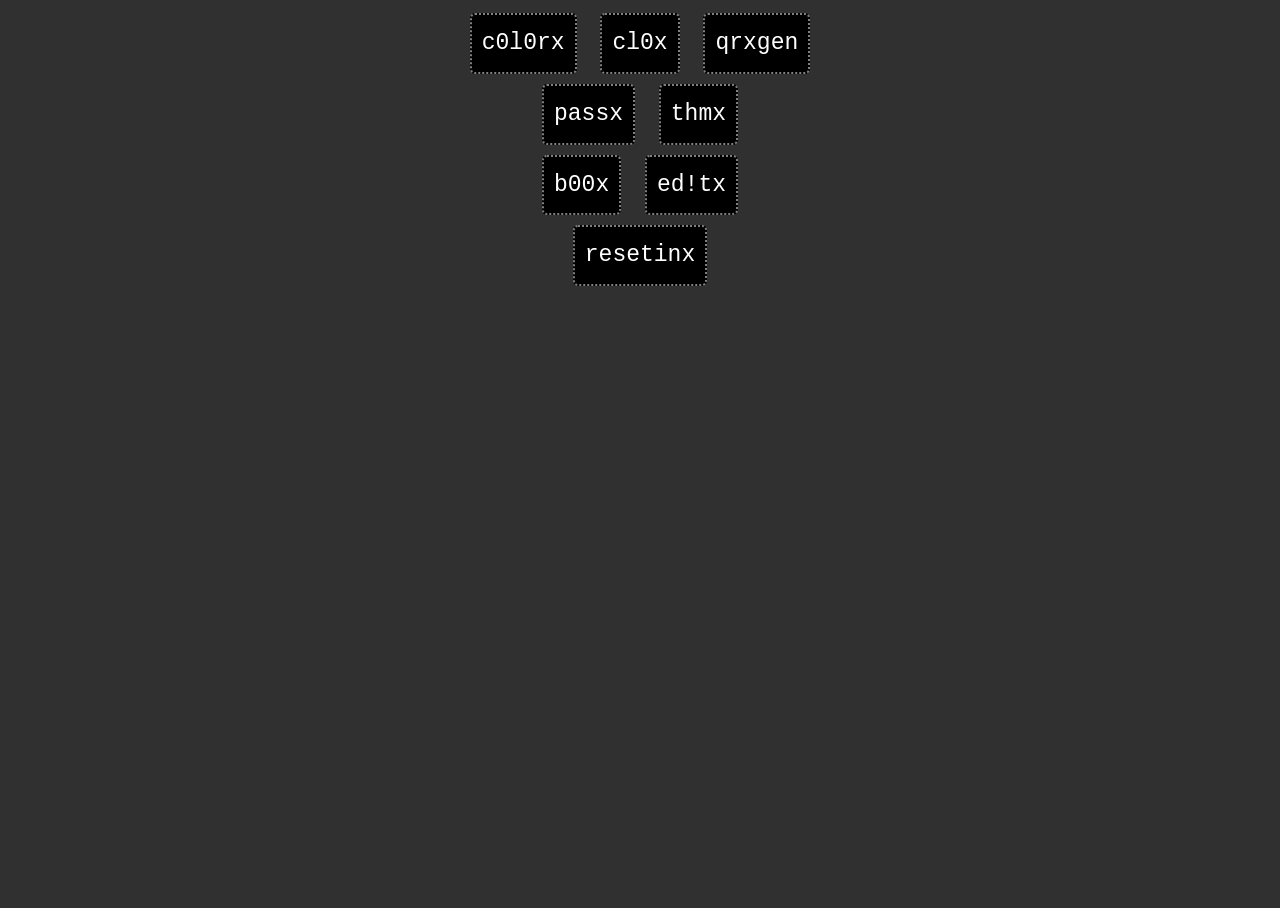
<file: index.html>
<!DOCTYPE html>
<html>
<head>
  <meta name="viewport" content="width=device-width, initial-scale=1.0">
  <meta http-equiv="CONTENT-TYPE" content="text/html; charset=UTF-8">
  <title>n0tspace</title>
  <style>
    html,
body {
 overscroll-behavior: none;
 height: 100%;
}
    body {
      font-family: monospace;
      font-size: 23px;
      background: #303030;
      color: #ffffff;
      line-height: 1.6; 
    }
    

    a {
      background-color: #000;
      padding: 10px;
      border: 2px dotted grey;
      display: inline-block; 
      margin: 5px;  
      text-decoration: none; 
      vertical-align: middle;
      border-radius:5px;
    }

    a:link {color: #fff} 
    a:visited {color: #fff}
    a:hover {color: #777}

    .big-btn {
      padding: 20px !important;
      font-size: 200%;
    }

    .container {
      max-width: 800px;
      margin: 0 auto;
      text-align: center;
    }
  </style> 
</head>
<body>
  <div class="container">
    
    <a href="c0l0rx.html" target="_blank">c0l0rx</a>
    <a href="/cl0x" target="_blank">cl0x</a>
        <a href="qrxgen.html" target="_blank">qrxgen</a>
    <br>
    <a href="passx.html" target="_blank">passx</a>
    <a href="thmx.html" target="_blank">thmx</a>
    <br>
        <a href="/b00x" target="_blank">b00x</a>
                <a href="/b00x/edtx" target="_blank">ed!tx</a>
    <br>

    <a href="resetinx.html" target="_blank">resetinx</a>

  </div>
</body>
</html>


  </div>
</body>
</html>
</file>
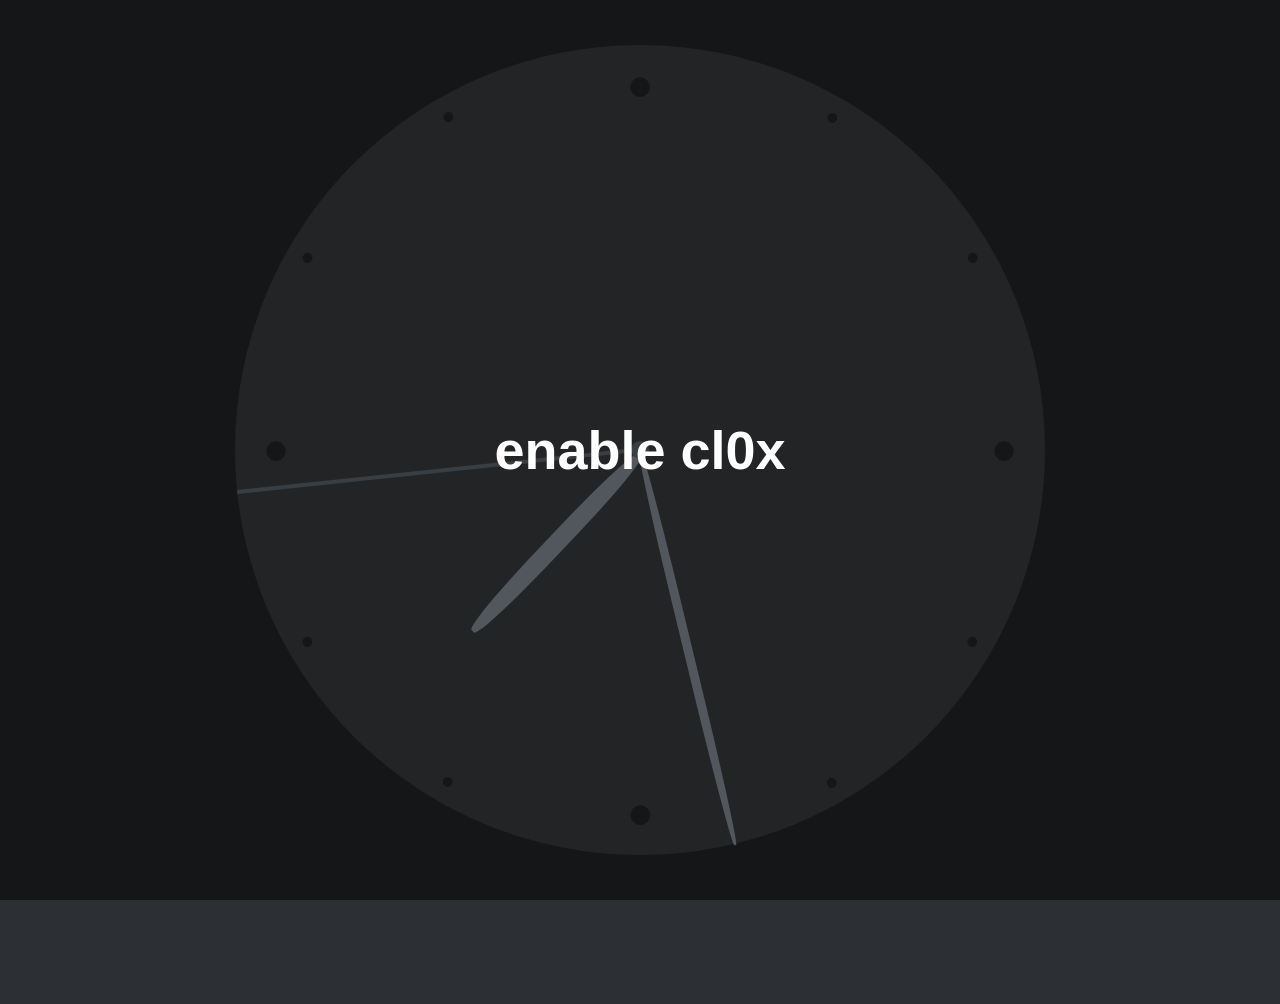
<file: cl0x/index.html>
<!DOCTYPE html>
<html lang="cs">
  <head>
    <meta charset="UTF-8">
<meta name="viewport" content="width=device-width, initial-scale=1.0, maximum-scale=1.0, user-scalable=no">
    <title>⌚cl0x</title>
  <!-- cl0x (opensource)   -->
  <!-- web miniapp cl0x for desktop. -->
  <!-- show time and play bells. -->  
  <!-- created with help of chatgpt.  -->
  <!-- copy, modify, use... allowed. -->
  <!-- dxntlxxk.notynk. prague, 2026 -->
  <style>
    html,
body {
     overscroll-behavior: none;
     touch-action: manipulation;
     width: 100%;
     height: 100%;
    margin: 0;
    padding: 0;
    overflow: hidden;
    position: fixed;
}
      * { box-sizing: border-box; }
      body {
      margin: 0;
      background: #2c2f33;
      display: flex;
      justify-content: center;
      align-items: center;
      height: 100vh;
      color: #2c2f33;
      overflow: hidden;
      font-family: Arial;
      }
      /* START SCREEN */
      #startScreen {
      position: absolute;
      inset: 0;
      background: rgba(0,0,0,0.53);
      display: flex;
      align-items: center;
      justify-content: center;
      color: white;
      font-size: 3vmin;
      z-index: 999;
      cursor: pointer;
      }
      /* CLOCK */
      .app {
      width: 100vmin;
      height: 100vmin;
      display: flex;
      justify-content: center;
      align-items: center;
      }
      .clock {
      width: 90%;
      height: 90%;
      border-radius: 50%;
      background: #4a4d52;
      position: relative;
      }
      .clock::after {
      content: '';
      position: absolute;
      width: 2vmin;
      height: 2vmin;
      background: black;
      border-radius: 50%;
      top: 50%;
      left: 50%;
      transform: translate(-50%, -50%);
      background: #768490;;
      }
      /* DOTS */
      .number {
      position: absolute;
      width: 100%;
      height: 100%;
      text-align: center;
      transform: rotate(var(--rotation));
      }
      .number span {
      display: inline-block;
      transform: rotate(calc(-1 * var(--rotation)));
      font-size: 4vmin;
      }
      .number.major span {
      font-size: 8vmin;
      }
      /* HANDS */
      .hand {
      position: absolute;
      top: 50%;
      left: 50%;
      transform-origin: left center;
      background: black;
      }
      .hour { width: 30%; height: 2vmin; margin-top: -0.5vmin; border-radius:40%;background-color: #ADBAC7;}
      .minute { width: 50%; height: 1vmin; margin-top: -0.35vmin; border-radius:40%; background-color: #ADBAC7;}
      .second { width: 50%; height: 0.4vmin; margin-top: -0.2vmin; background-color: #768490;}
      
#volumeDisplay {
  position: fixed;
  top: 50%;
  left: 50%;
  transform: translate(-50%, -50%);
  
  z-index: 9999;     
  
  color: white;
  font-size: 5vmin;
  opacity: 0;
  transition: opacity 0.2s;
  pointer-events: none;
  text-shadow: 0px 0px 10px rgba(0, 0, 0)
}
    </style>
  </head>
  <body>
    <div id="startScreen">
      <h1>enable cl0x</h1>
    </div>
    
<div id="volumeDisplay">vol:0.5</div>
    <div class="app">
      <div class="clock" id="clock">
        <div class="hand hour"></div>
        <div class="hand minute"></div>
        <div class="hand second"></div>
      </div>
    </div>
    <script>
    const clock = document.getElementById("clock");

      for (let i = 1; i <= 12; i++) {
        const n = document.createElement("div");
        n.className = "number";
      
        if (i % 3 === 0) n.classList.add("major");
      
        n.style.setProperty("--rotation", i * 30 + "deg");
      
        const span = document.createElement("span");
        span.innerText = "•";
        n.appendChild(span);
      
        clock.appendChild(n);
      }
      
      function updateClock() {
        const now = new Date();
      
        const s = now.getSeconds();
        const m = now.getMinutes();
        const h = now.getHours();
      
        document.querySelector(".second").style.transform =
          `rotate(${s * 6 - 90}deg)`;
      
        document.querySelector(".minute").style.transform =
          `rotate(${m * 6 + s * 0.1 - 90}deg)`;
      
        document.querySelector(".hour").style.transform =
          `rotate(${h * 30 + m * 0.5 - 90}deg)`;
      }
      
      setInterval(updateClock, 1000);
      updateClock();

      
      const audioCtx = new (window.AudioContext || window.webkitAudioContext)();
      const buffers = {};
      let unlocked = false;
      
let masterVolume = 0.5;
const volumeDisplay = document.getElementById("volumeDisplay");
let volumeTimeout;

      async function warmup() {
        const b = audioCtx.createBuffer(1,1,22050);
        const s = audioCtx.createBufferSource();
        s.buffer = b;
        s.connect(audioCtx.destination);
        s.start();
      }
      
      async function unlockAudio() {
        if (unlocked) return;
      
        await audioCtx.resume();
        await warmup();
      
        unlocked = true;
        document.getElementById("startScreen").style.display = "none";
      
        startScheduler();
      }
      
      document.addEventListener("pointerdown", unlockAudio);
      document.addEventListener("keydown", unlockAudio);
      
      async function loadSound(file) {
        const r = await fetch(file);
        const a = await r.arrayBuffer();
        buffers[file] = await audioCtx.decodeAudioData(a);
      }
      
      function preload(files) {
        files.forEach(loadSound);
      }
      

function play(file, offset = 0, volume = 1) {
  const buf = buffers[file];
  if (!buf) return;

  const src = audioCtx.createBufferSource();
  src.buffer = buf;

  const gainNode = audioCtx.createGain();
  gainNode.gain.value = masterVolume * volume;

  src.connect(gainNode);
  gainNode.connect(audioCtx.destination);

  src.start(audioCtx.currentTime + offset);
}


function changeVolume(delta) {
  masterVolume = Math.min(1, Math.max(0, masterVolume + delta));

  masterVolume = Math.round(masterVolume * 10) / 10;

  volumeDisplay.innerText = "vol:" + masterVolume.toFixed(1);
  volumeDisplay.style.opacity = 1;

  clearTimeout(volumeTimeout);
  volumeTimeout = setTimeout(() => {
    volumeDisplay.style.opacity = 0;
  }, 1000);

  const firstSound = Object.keys(buffers)[0];
  if (firstSound) {
    play(firstSound, 0);
  }
}

clock.addEventListener("click", (e) => {
  const rect = clock.getBoundingClientRect();
  const x = e.clientX - rect.left;

  if (x < rect.width / 2) {
    changeVolume(-0.1); 
  } else {
    changeVolume(0.1); 
  }
});
      
      let schedule = [];
      
      function toMin(t){
        const [h,m] = t.split(":").map(Number);
        return h*60+m;
      }
      
      fetch("schedule.txt")
        .then(r=>r.text())
        .then(t=>{
      
          const lines = t.split("\n").filter(Boolean);
      
          schedule = lines.map(l=>{
            const [time, sounds] = l.split(";");
      
            return {
              t: toMin(time),
              sounds: sounds.split(",").map(s=>{
                const [f,d] = s.split("|");
                return { file:f.trim(), delay:+d };
              })
            };
          });
      
          const all=[];
          schedule.forEach(e=>{
            e.sounds.forEach(s=>{
              if(!all.includes(s.file)) all.push(s.file);
            });
          });
      
          preload(all);
        });
      
      let fired = -1;
      
      function startScheduler(){
      
        setInterval(()=>{
      
          const now = new Date();
      
          if(now.getSeconds() !== 0) return;
      
          const min = now.getHours()*60 + now.getMinutes();
      
          if(min === fired) return;
          fired = min;
      
          schedule.forEach(e=>{
            if(e.t === min){
              e.sounds.forEach(s=>{
                play(s.file, s.delay/1000);
              });
            }
          });
      
        }, 1000);
      }
      
    </script>
  </body>
</html>
</file>
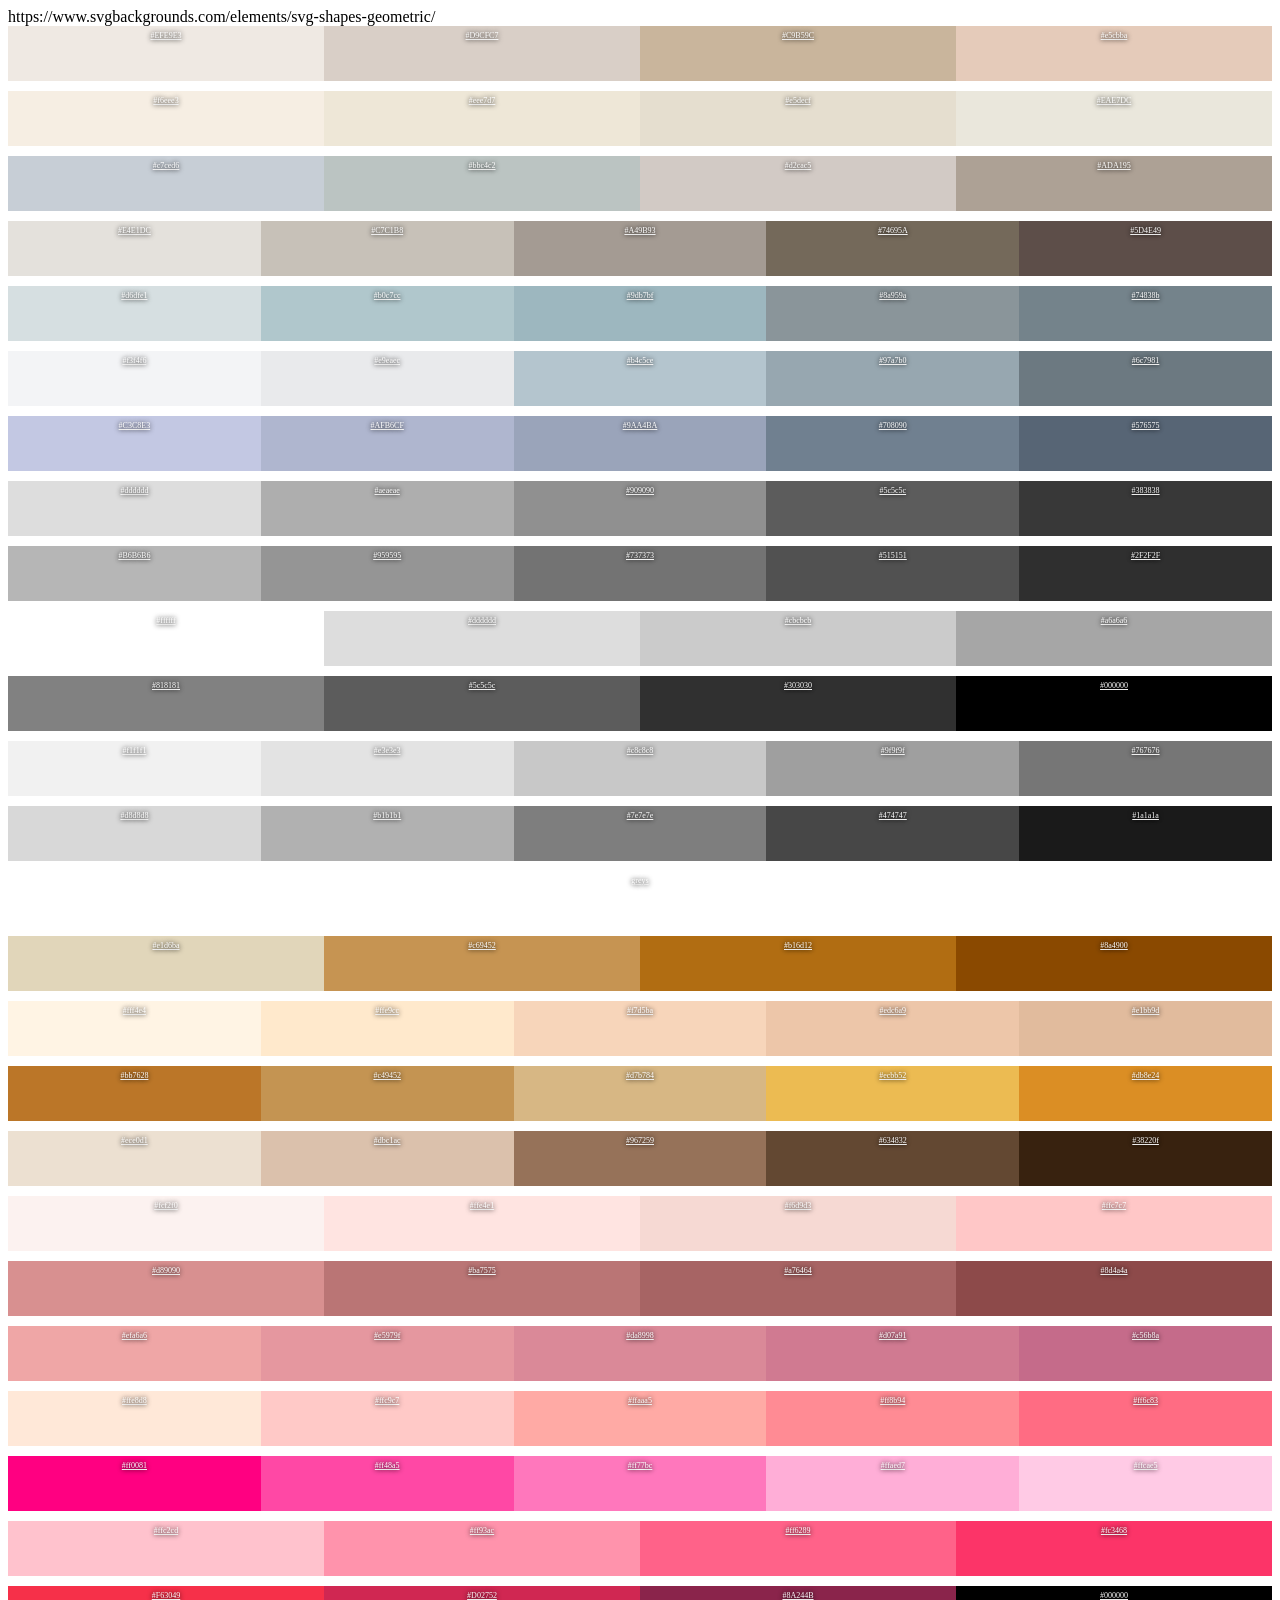
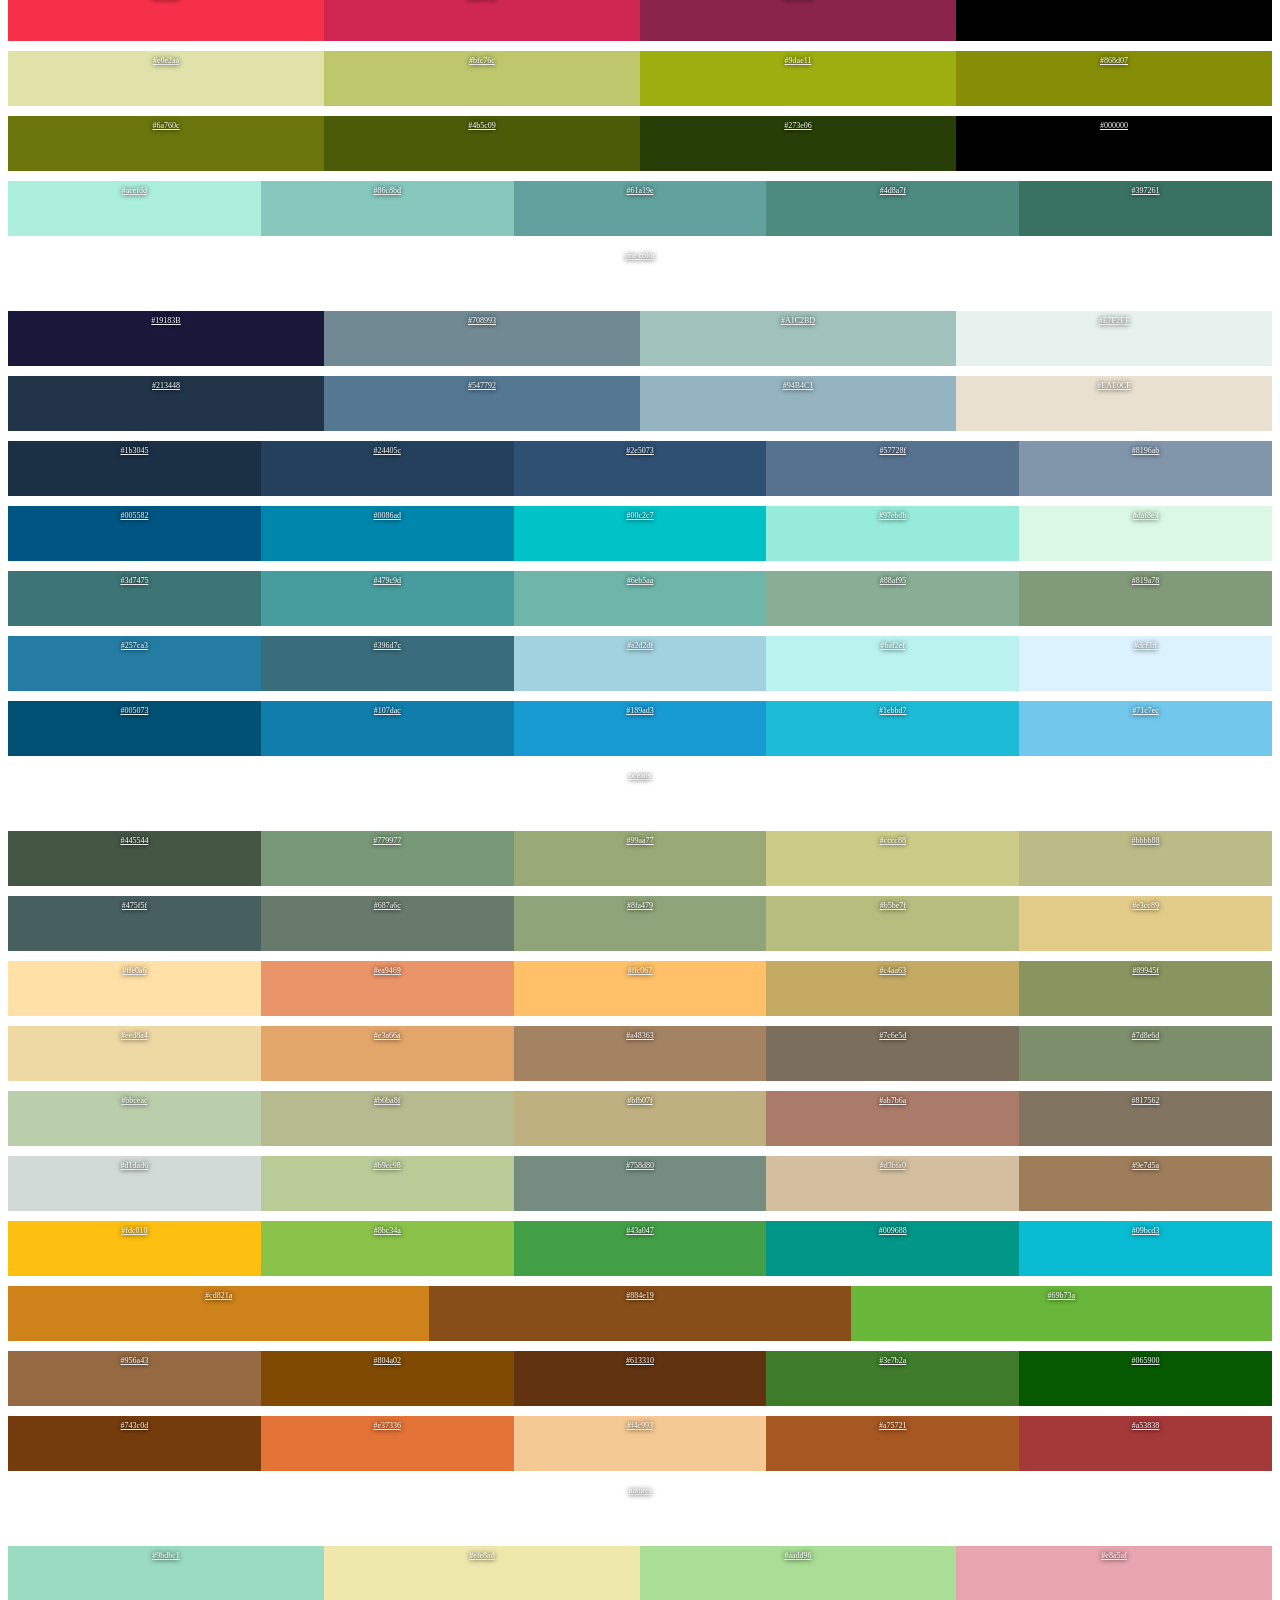
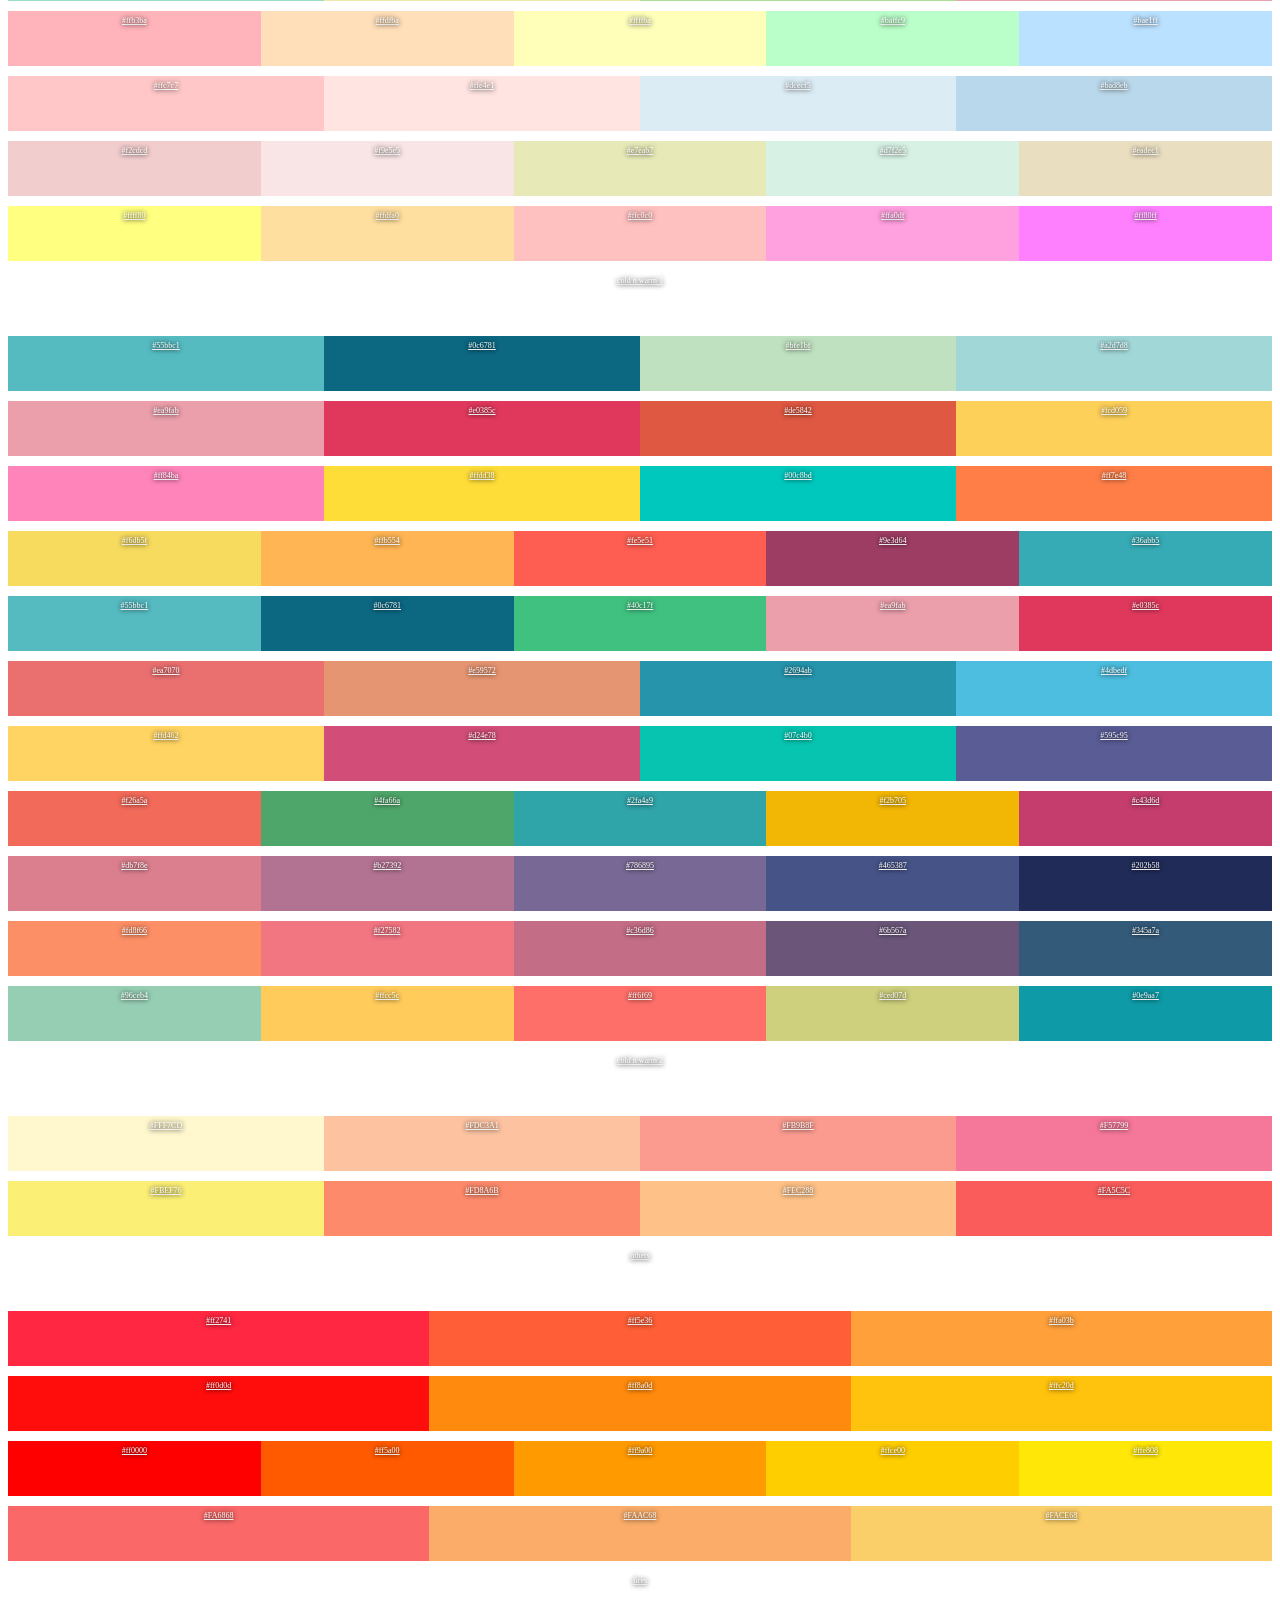
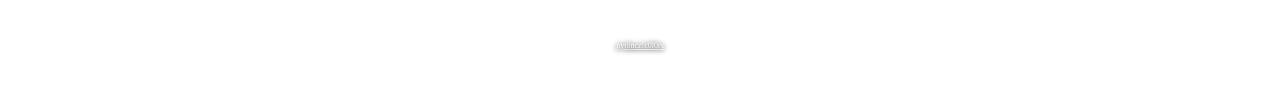
<file: c0l0rx.html>
<html><head><title>nytoncz!c0l0rs</title>
  <link rel="icon" type="image/x-icon" href="/favicon.ico">
  
 
</head><body>
https://www.svgbackgrounds.com/elements/svg-shapes-geometric/<br>
<textarea hidden id="c">
#EFE9E3
#D9CFC7
#C9B59C
#e5cbba
--
#f6eee3
#eee7d7
#e5decf
#EAE7DC

--
#c7ced6
#bbc4c2
#d2cac5
#ADA195 
--
#E4E1DC
#C7C1B8
#A49B93
#74695A
#5D4E49
--
#d6dfe1
#b0c7cc
#9db7bf
#8a959a
#74838b
--
#f3f4f6
#e9eaec
#b4c5ce
#97a7b0
#6c7981
--
--
#C3C8E3
#AFB6CF
#9AA4BA
#708090
#576575
--
#dddddd
#aeaeae
#909090
#5c5c5c
#383838
--
#B6B6B6
#959595
#737373
#515151
#2F2F2F
--
#ffffff
#dddddd
#cbcbcb
#a6a6a6
--
#818181
#5c5c5c
#303030
#000000
--
#f1f1f1
#e3e3e3
#c8c8c8
#9f9f9f
#767676
--
#d8d8d8
#b1b1b1
#7e7e7e
#474747
#1a1a1a
--
greys
--


#e1d6ba
#c69452
#b16d12
#8a4900
--
#fff4e4
#ffe9cc
#f7d5ba
#edc6a9
#e1bb9d
--
#bb7628
#c49452
#d7b784
#ecbb52
#db8e24
--
#ece0d1
#dbc1ac
#967259
#634832
#38220f
--
#fcf2f0
#ffe4e1
#f6d9d3
#ffc7c7
--
#d89090
#ba7575
#a76464
#8d4a4a
--
#efa6a6
#e5979f
#da8998
#d07a91
#c56b8a
--
#ffe8d8
#ffc9c7
#ffaaa5
#ff8b94
#ff6c83
--
#ff0081
#ff48a5
#ff77bc
#ffaed7
#ffcae5
--
#ffc2cd
#ff93ac
#ff6289
#fc3468
--
#F63049
#D02752
#8A244B
#000000
--
#e0e2aa
#bfc76c
#9dae11
#868d07
--
#6a760c
#4b5c09
#273e06
#000000
--
#acefdd
#86c8bd
#61a19e
#4d8a7f
#397261
--
one color
--


#19183B
#708993
#A1C2BD
#E7F2EF
--
#213448
#547792
#94B4C1
#EAE0CF
--

#1b3045
#24405c
#2e5073
#57728f
#8196ab
--
#005582
#0086ad
#00c2c7
#97ebdb
#daf8e3
--
#3d7475
#479c9d
#6eb5aa
#88af95
#819a78
--
#257ca3
#396d7c
#a2d2df
#baf2ef
#dcf3ff
--
#005073
#107dac
#189ad3
#1ebbd7
#71c7ec
--
oceans
--

#445544
#779977
#99aa77
#cccc88
#bbbb88
--
#475f5f
#687a6c
#8fa479
#b5be7f
#e3cc89
--

#ffe0a6
#ea9469
#ffc067
#c4aa63
#89945f
--
 	#eed8a4
	#e3a66a
	#a48363
	#7c6e5d
	#7d8e6d
--
#bbceac
	#b6ba8f
	#bfb07f
	#ab7b6a
	#817562
--
 	#d1dad6
	#b9cc98
	#758d80
	#d3bfa0
	#9e7d5a
--
#fdc010
	#8bc34a
	#43a047
	#009688
	#09bcd3
--
#cd821a
	#884e19
	#69b73a

--
#956a43
	#804a02
	#613310
	#3e7b2a
	#065900
--
#743c0d
	#e37336
	#f4c993
	#a75721
	#a53838
--

--

--

--
-- natures
--

--
#9bdbc1
	#efe8ad
	#aadd96
	#e8a5af

--

--

--

--
-- 

--
#ffb3ba
#ffdfba
#ffffba
#baffc9
#bae1ff
--
--
#ffc7c7 
	#ffe4e1
	#dcecf5
	#bad8eb
--
#f2cdcd
	#f9e5e5
	#e7eab7
	#d7f2e5
	#eadec1
--
#ffff80
	#ffdfa0
	#ffc0c0
	#ffa0df
	#ff80ff

--
cold n warm 1
--
--
 	#55bbc1
	#0c6781
	#bfe1bf
	#a2d7d8
--
	#ea9fab
	#e0385c
 	#de5842
	#fcd059

--
--
 	#ff84ba
	#ffdd38
	#00c8bd
	#ff7e48
--
 	#f6db5f
	#ffb554
	#fe5e51
	#9e3d64
	#36abb5
--
--

 	#55bbc1 
	#0c6781
	#40c17f
	#ea9fab
	#e0385c
--
--
#ea7070
#e59572
#2694ab
#4dbedf

--
--
#ffd462
	#d24e78
	#07c4b0
	#595c95
--
#f26a5a
	#4fa66a
	#2fa4a9
	#f2b705 
	#c43d6d
--
--
#db7f8e
#b27392
#786895
#465387
#202b58
--
#fd8f66
#f27582
#c36d86
#6b567a
#345a7a
--

--
#96ceb4
#ffcc5c
#ff6f69
#ced07d
#0e9aa7


--

--
cold n warm 2
--

--
--

--

--

--
#FFF7CD
#FDC3A1
#FB9B8F
#F57799
--
#FBEF76
#FD8A6B
#FEC288
#FA5C5C
--

--

--

--

--

--
others
--

--
 	#ff2741
	#ff5e36
	#ffa03b
--
 	#ff0d0d
	#ff8a0d
	#ffc20d
--

--
#ff0000
	#ff5a00
	#ff9a00
	#ffce00
	#ffe808
--
#FA6868
#FAAC68
#FACE68
--

--
--
fires
--
nyt0ncz!c0l0rs
</textarea>




<div id="o"></div>
<script>
c.oninput = () => {
const palettes = c.value
.split("--")
.map(p => p
.split("\n")
.map(v => v.trim())
.filter(v => v)
);
o.innerHTML = palettes
.map(group => `
<div style="display:flex;">
${group.map(color => `

<div style="
height:50px;
font-size:8px;
flex:1;
padding-top:5px;
margin-bottom:10px;
background:${color};
text-align:center;
color:#000000;
text-shadow: #ffffff 0 0 10px;
">
  <a href="#" onclick="navigator.clipboard.writeText('${color}'); return false;">
${color}
 </a>
</div>
  
`).join("")}
</div>
`)
.join("");
};
c.oninput();
</script>
<style type="text/css">
	html, body { overscroll-behavior: none; }
body {background-color: #fff;}
  a:link {color: #fff;text-shadow: #000 0px 0 5px;} 
    a:visited {color: #fff; text-shadow: #000 0 0 5px;}
    a:hover {color: #777;text-shadow: #f000 0 0 5px;}

</style></body></html>
</file>
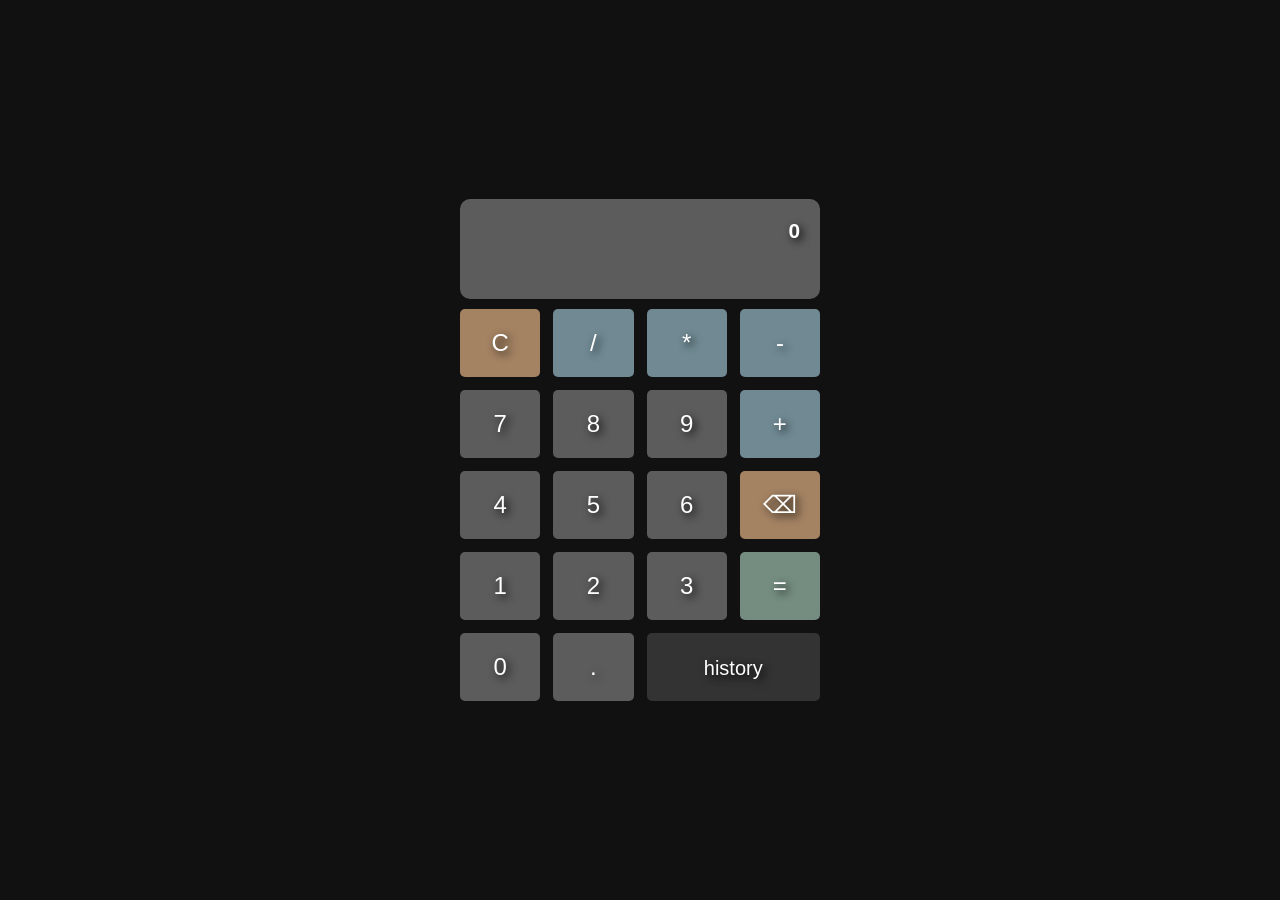
<file: calx.html>
<!DOCTYPE html><html lang="cs">
<head>
<meta charset="UTF-8">
<meta name="viewport" content="width=device-width, initial-scale=1.0">
<title>🔢calx</title>
<style>
  html, body { overscroll-behavior: none; }
body {
  font-family: Arial, sans-serif;
  margin: 0;
  font-weight: bold;
  background: #111;
  color: white;
  display: flex;
  justify-content: center;
  align-items: center;
  height: 100vh;
}.calculator { width: 100%; max-width: 360px; padding: 10px; }

.display { background: #5c5c5c; padding: 20px; font-size: 1.3em; text-shadow: #000 3px 3px 9px; text-align: right; border-radius: 10px; margin-bottom: 10px; min-height: 60px; overflow-x: auto; white-space: nowrap; }

.buttons { display: grid; grid-template-columns: repeat(4, 1fr); gap: 13px; }

button { padding: 20px; font-size: 1.2em; border: none; border-radius: 5px; background: #5c5c5c; color: white;font-size: 1.5em; text-shadow: #000 3px 3px 9px;}

button.operator { background: #708993; } button.equal { background: #758d80; } button.clear { background: #a48363; } button.history { background: #333; grid-column: span 2; } button.backspace { background: #a48363; }

.history-panel { position: fixed; top: 0; left: 0; width: 100%; height: 100%; background: #000; color: white; padding: 60px 20px 20px 20px; overflow-y: auto; display: none; }

.history-item { margin-bottom: 10px; border-bottom: 1px solid #444; padding-bottom: 5px; cursor: pointer; }

.close-history { position: fixed; top: 10px; left: 10px; font-size: 1.5em; background: #dc3545; border-radius: 50%; width: 40px; height: 40px; } </style>

</head>
<body><div class="calculator">
  <div id="display" class="display">0</div>  <div class="buttons">
    <button onclick="clearDisplay()" class="clear">C</button>
    <button onclick="append('/')" class="operator">/</button>
    <button onclick="append('*')" class="operator">*</button>
    <button onclick="append('-')" class="operator">-</button><button onclick="append('7')">7</button>
<button onclick="append('8')">8</button>
<button onclick="append('9')">9</button>
<button onclick="append('+')" class="operator">+</button>

<button onclick="append('4')">4</button>
<button onclick="append('5')">5</button>
<button onclick="append('6')">6</button>
<button onclick="backspace()" class="backspace">⌫</button>


<button onclick="append('1')">1</button>
<button onclick="append('2')">2</button>
<button onclick="append('3')">3</button>
<button onclick="calculate()" class="equal">=</button>

<button onclick="append('0')">0</button>
<button onclick="append('.')">.</button>
<button onclick="showHistory()" class="history"><small>history</small></button>

  </div>
</div><div id="historyPanel" class="history-panel">
  <button class="close-history" onclick="hideHistory()">✕</button>
  <div id="historyList"></div>
</div><script>
let expression = "";
let touchStartY = 0;
let touchEndY = 0;

function append(value) {
  expression += value;
  updateDisplay();
}

function backspace() {
  expression = expression.slice(0, -1);
  updateDisplay();
}

function clearDisplay() {
  expression = "";
  updateDisplay();
}

function updateDisplay() {
  let result = "";
  try {
    if (expression) {
      result = eval(expression);
    }
  } catch {}

  const displayText = expression
    ? `${expression} = ${result !== "" ? result : "?"}`
    : "0";

  document.getElementById("display").innerText = displayText;
}

function calculate() {
  try {
    let result = eval(expression);
    saveToHistory(expression, result);
    updateDisplay();
  } catch {
    updateDisplay("Chyba");
  }
}

function saveToHistory(expr, result) {
  const now = new Date();
  const date = now.toLocaleDateString('cs-CZ');
  const time = now.toLocaleTimeString('cs-CZ', { hour: '2-digit', minute: '2-digit' });

  const entry = {
    text: `${date}, ${time} • ${expr} = ${result}`,
    expr: expr
  };

  let history = JSON.parse(localStorage.getItem("calc_history") || "[]");
  history.unshift(entry);

  localStorage.setItem("calc_history", JSON.stringify(history));
}

function showHistory() {
  const panel = document.getElementById("historyPanel");
  const list = document.getElementById("historyList");

  let history = JSON.parse(localStorage.getItem("calc_history") || "[]");

  list.innerHTML = "";

  history.forEach(item => {
    const div = document.createElement("div");
    div.className = "history-item";
    div.innerText = item.text;

    div.onclick = () => {
      expression = item.expr;
      updateDisplay();
      hideHistory();
    };

    list.appendChild(div);
  });

  panel.style.display = "block";
}

function hideHistory() {
  document.getElementById("historyPanel").style.display = "none";
}

// Swipe up to close history
const panel = document.getElementById("historyPanel");

panel.addEventListener("touchstart", e => {
  touchStartY = e.changedTouches[0].screenY;
});

panel.addEventListener("touchend", e => {
  touchEndY = e.changedTouches[0].screenY;

  if (touchStartY - touchEndY > 50) {
    hideHistory();
  }
});
</script></body>
</html>
</file>
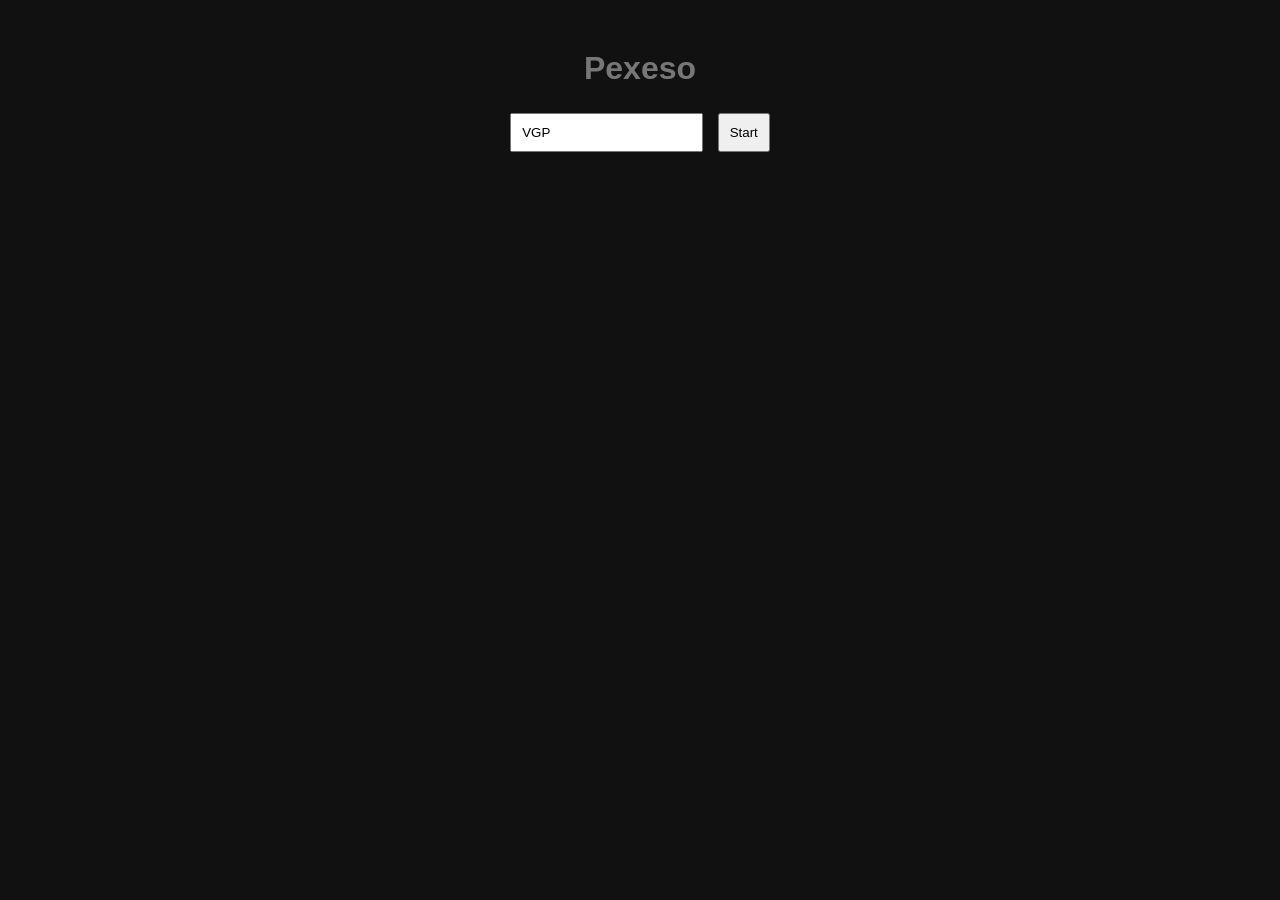
<file: game0.html>
<!DOCTYPE html>
<html lang="cs">
<head>
  <meta name="viewport" content="width=device-width, initial-scale=1.0">
<meta charset="UTF-8">
<title>m3m0ry24</title>

<style>
body {
  font-family: Arial;
  background: #111;
  color: #777;
  text-align: center;
}

#menu { margin-top: 50px; }

input, button {
  padding: 10px;
  margin: 5px;
}

#game {
  display: grid;
  grid-template-columns: repeat(4, 80px);
  grid-template-rows: repeat(6, 80px);
  gap: 2px;
  justify-content: center;
  margin-top: 20px;
}

.card {
  width: 80px;
  height: 80px;
  background: #444;
  color:#000;
  display: flex;
  justify-content: center;
  align-items: center;
  cursor: pointer;
  font-size: 40px;
  border-radius: 4px;
  opacity: 1;
  transition: opacity 2s;
}

.card.flipped {
  background: #777;
  color: #000;
  font-weight: bold;
}

.card.matched {
  background: #272727;
  font-size: 17px;
}

#timer {
  margin-top: 20px;
  font-size: 20px;
}

table {
  margin: 20px auto;
  border-collapse: collapse;
}

td {
  padding: 5px 10px;
}

.highlight {
  background: #777;
  color:#000;
  font-weight: bold;
}

#best {
  margin-top: 20px;
  font-size: 18px;
  color: #2ecc71;
}
</style>
</head>
<body>

<div id="menu">
  <h1>Pexeso</h1>
  <input id="playerName" placeholder="Zadej jméno">
  <button id="startBtn">Start</button>
</div>

<div id="game"></div>
  <div id="timer"></div>
<div id="results"></div>

<script>
let firstCard=null, secondCard=null, lock=false, matchedPairs=0;
let startTime=0, timerInterval;

const game=document.getElementById("game");
const timerDiv=document.getElementById("timer");
const resultsDiv=document.getElementById("results");
const startBtn=document.getElementById("startBtn");
const nameInput=document.getElementById("playerName");

startBtn.addEventListener("click", startGame);

function randLetter(){
  const letters="AaBCDEeFGHIiJKLMNOoPQRSTUuVWXYyZ";
  return letters[Math.floor(Math.random()*letters.length)];
}

// 👇 předvyplnění 3 písmen
let defaultName = randLetter() + randLetter() + randLetter();
nameInput.value = defaultName;

// 👇 při prvním kliknutí se smaže
let nameCleared = false;
nameInput.addEventListener("focus", ()=>{
  if(!nameCleared){
    nameInput.value="";
    nameCleared = true;
  }
});

function startGame(){
  const name=document.getElementById("playerName").value.trim();
  if(!name){ alert("name!"); return; }

  document.getElementById("menu").style.display="none";
  resultsDiv.innerHTML="";

  game.style.display="grid";
  timerDiv.style.display="block";

  createBoard();
  previewCards();
}

function updateTimer(){
  const time=((Date.now()-startTime)/1000).toFixed(1);
  timerDiv.textContent=":"+time+" s";
}

function getRandomNumber(){
  return Math.floor(Math.random()*901)+99;
}

function createBoard(){
  game.innerHTML="";
  matchedPairs=0;

  let values=[];
  for(let i=0;i<12;i++){
    const num=getRandomNumber();
    values.push(num,num);
  }

  values.sort(()=>Math.random()-0.5);

  values.forEach(value=>{
    const card=document.createElement("div");
    card.classList.add("card");
    card.dataset.value=value;

    card.addEventListener("click",()=>handleClick(card));
    game.appendChild(card);
  });
}

function previewCards(){
  const cards = document.querySelectorAll(".card");

  cards.forEach(card=>{
    card.textContent = card.dataset.value;
    card.classList.add("flipped");
  });

  setTimeout(()=>{
    cards.forEach(card=>{
      card.style.opacity = "0";
    });
  }, 1000);

  setTimeout(()=>{
    cards.forEach(card=>{
      card.textContent="";
      card.classList.remove("flipped");
      card.style.opacity = "1";
    });

    startTime=Date.now();
    timerInterval=setInterval(updateTimer,100);

  }, 2000);
}

function handleClick(card){
  if(lock) return;
  if(card.classList.contains("flipped")) return;

  card.textContent=card.dataset.value;
  card.classList.add("flipped");

  if(!firstCard){
    firstCard=card;
  } else {
    secondCard=card;
    lock=true;

    if(firstCard.dataset.value===secondCard.dataset.value){
      firstCard.classList.add("matched");
      secondCard.classList.add("matched");

      matchedPairs++;
      resetTurn();

      if(matchedPairs===12) finishGame();

    } else {
      setTimeout(()=>{
        firstCard.textContent="";
        secondCard.textContent="";

        firstCard.classList.remove("flipped");
        secondCard.classList.remove("flipped");

        resetTurn();
      },400);
    }
  }
}

function resetTurn(){
  firstCard=null;
  secondCard=null;
  lock=false;
}

function finishGame(){
  clearInterval(timerInterval);

  const totalTime=((Date.now()-startTime)/1000).toFixed(1);
  const name=document.getElementById("playerName").value;
  const now=new Date();

  const result={
    name:name,
    time:parseFloat(totalTime),
    datetime: now.toLocaleString()
  };

  let scores=JSON.parse(localStorage.getItem("pexesoScores24"))||[];
  scores.push(result);
  scores.sort((a,b)=>a.time-b.time);
  localStorage.setItem("pexesoScores24",JSON.stringify(scores));

  game.style.display="none";
  timerDiv.style.display="none";

  showResults(scores,result);
}

function showResults(scores,lastResult){
  resultsDiv.innerHTML="";

  if(scores.length > 0){
    const best=document.createElement("div");
    best.id="best";
    best.textContent="🏆"+scores[0].time+" s ("+scores[0].name+")";
    resultsDiv.appendChild(best);
  }

  const table=document.createElement("table");

  const index=scores.indexOf(lastResult);
  const start=Math.max(0,index-8);
  const end=Math.min(scores.length,index+9);

  for(let i=start;i<end;i++){
    const score=scores[i];
    const row=document.createElement("tr");

    if(score===lastResult){
      row.classList.add("highlight");
    }

    row.innerHTML=`
      <td>${i+1}.</td>
      <td>${score.datetime}</td>
      <td>${score.name}</td>
      <td>${score.time} s</td>
    `;

    table.appendChild(row);
  }

  resultsDiv.appendChild(table);

  const btn=document.createElement("button");
  btn.textContent="Hrát znovu";
  btn.onclick=restartGame;
  resultsDiv.appendChild(btn);
}

function restartGame(){
  firstCard=null;
  secondCard=null;
  lock=false;
  matchedPairs=0;

  resultsDiv.innerHTML="";

  game.style.display="grid";
  timerDiv.style.display="block";

  createBoard();
  previewCards();
}
</script>

</body>
</html>
</file>
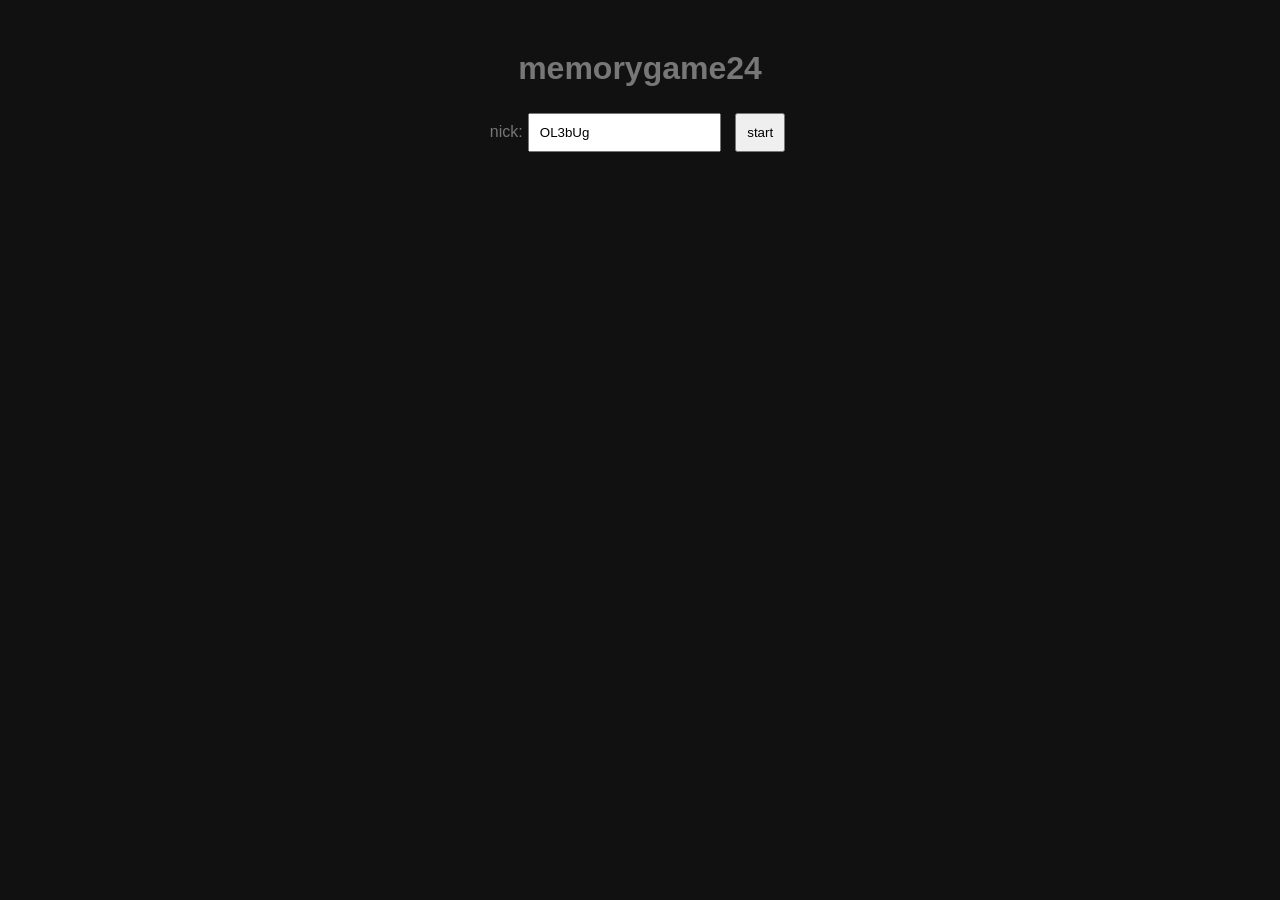
<file: memorygame24.html>
<!DOCTYPE html>
<html lang="cs">
<head>
  <meta name="viewport" content="width=device-width, initial-scale=1.0">
<meta charset="UTF-8">
<title>memorygame24</title>

<style>
  html, body { overscroll-behavior: none; }
body {
  font-family: Arial;
  background: #111;
  color: #777;
  text-align: center;
}

#menu { margin-top: 50px; }

input, button {
  padding: 10px;
  margin: 5px;
}

#game {
  display: grid;
  grid-template-columns: repeat(4, 80px);
  grid-template-rows: repeat(6, 80px);
  gap: 2px;
  justify-content: center;
  margin-top: 20px;
}

.card {
  width: 80px;
  height: 80px;
  background: #444;
  color:#000;
  display: flex;
  justify-content: center;
  align-items: center;
  cursor: pointer;
  font-size: 40px;
  border-radius: 4px;
  opacity: 1;
  transition: opacity 2s;
}

.card.flipped {
  background: #777;
  color: #000;
  font-weight: bold;
}

.card.matched {
  background: #272727;
  font-size: 17px;
}

#timer {
  margin-top: 20px;
  font-size: 20px;
}

table {
  margin: 20px auto;
  border-collapse: collapse;
}

td {
  padding: 5px 10px;
}

.highlight {
  background: #777;
  color:#000;
  font-weight: bold;
}

#best {
  margin-top: 20px;
  font-size: 18px;
  color: #2ecc71;
}
</style>
</head>
<body>

<div id="menu">
  <h1>memorygame24</h1>
  nick:<input id="playerName" placeholder="nickname">
  <button id="startBtn">start</button>
</div>

<div id="game"></div>
  <div id="timer"></div>
<div id="results"></div>

<script>
let firstCard=null, secondCard=null, lock=false, matchedPairs=0;
let startTime=0, timerInterval;

const game=document.getElementById("game");
const timerDiv=document.getElementById("timer");
const resultsDiv=document.getElementById("results");
const startBtn=document.getElementById("startBtn");
const nameInput=document.getElementById("playerName");

startBtn.addEventListener("click", startGame);

function randLetter(){
  const letters="AaBbCcDdEeFfGgHhIiJKLMmNnOoPpQqRrSsTtUuVvWwXxYyZz1234567890";
  return letters[Math.floor(Math.random()*letters.length)];
}

// 👇 předvyplnění 3 písmen
let defaultName = randLetter() + randLetter() + randLetter() + randLetter() + randLetter() + randLetter();
nameInput.value = defaultName;

// 👇 při prvním kliknutí se smaže
let nameCleared = false;
nameInput.addEventListener("focus", ()=>{
  if(!nameCleared){
    nameInput.value="";
    nameCleared = true;
  }
});

function startGame(){
  const name=document.getElementById("playerName").value.trim();
  if(!name){ alert("name!"); return; }

  document.getElementById("menu").style.display="none";
  resultsDiv.innerHTML="";

  game.style.display="grid";
  timerDiv.style.display="block";

  createBoard();
  previewCards();
}

function updateTimer(){
  const time=((Date.now()-startTime)/1000).toFixed(1);
  timerDiv.textContent=":"+time+" s";
}

function getRandomNumber(){
  return Math.floor(Math.random()*901)+99;
}

function createBoard(){
  game.innerHTML="";
  matchedPairs=0;

  let values=[];
  for(let i=0;i<12;i++){
    const num=getRandomNumber();
    values.push(num,num);
  }

  values.sort(()=>Math.random()-0.5);

  values.forEach(value=>{
    const card=document.createElement("div");
    card.classList.add("card");
    card.dataset.value=value;

    card.addEventListener("click",()=>handleClick(card));
    game.appendChild(card);
  });
}

function previewCards(){
  const cards = document.querySelectorAll(".card");

  cards.forEach(card=>{
    card.textContent = card.dataset.value;
    card.classList.add("flipped");
  });

  setTimeout(()=>{
    cards.forEach(card=>{
      card.style.opacity = "0";
    });
  }, 1000);

  setTimeout(()=>{
    cards.forEach(card=>{
      card.textContent="";
      card.classList.remove("flipped");
      card.style.opacity = "1";
    });

    startTime=Date.now();
    timerInterval=setInterval(updateTimer,100);

  }, 2000);
}

function handleClick(card){
  if(lock) return;
  if(card.classList.contains("flipped")) return;

  card.textContent=card.dataset.value;
  card.classList.add("flipped");

  if(!firstCard){
    firstCard=card;
  } else {
    secondCard=card;
    lock=true;

    if(firstCard.dataset.value===secondCard.dataset.value){
      firstCard.classList.add("matched");
      secondCard.classList.add("matched");

      matchedPairs++;
      resetTurn();

      if(matchedPairs===12) finishGame();

    } else {
      setTimeout(()=>{
        firstCard.textContent="";
        secondCard.textContent="";

        firstCard.classList.remove("flipped");
        secondCard.classList.remove("flipped");

        resetTurn();
      },400);
    }
  }
}

function resetTurn(){
  firstCard=null;
  secondCard=null;
  lock=false;
}

function finishGame(){
  clearInterval(timerInterval);

  const totalTime=((Date.now()-startTime)/1000).toFixed(1);
  const name=document.getElementById("playerName").value;
  const now=new Date();

  const result={
    name:name,
    time:parseFloat(totalTime),
    datetime: now.toLocaleString()
  };

  let scores=JSON.parse(localStorage.getItem("pexesoScores24"))||[];
  scores.push(result);
  scores.sort((a,b)=>a.time-b.time);
  localStorage.setItem("pexesoScores24",JSON.stringify(scores));

  game.style.display="none";
  timerDiv.style.display="none";

  showResults(scores,result);
}

function showResults(scores,lastResult){
  resultsDiv.innerHTML="";

  if(scores.length > 0){
    const best=document.createElement("div");
    best.id="best";
    best.textContent="🏆"+scores[0].time+" s ("+scores[0].name+")";
    resultsDiv.appendChild(best);
  }

  const table=document.createElement("table");

  const index=scores.indexOf(lastResult);
  const start=Math.max(0,index-8);
  const end=Math.min(scores.length,index+9);

  for(let i=start;i<end;i++){
    const score=scores[i];
    const row=document.createElement("tr");

    if(score===lastResult){
      row.classList.add("highlight");
    }

    row.innerHTML=`
      <td>${i+1}.</td>
      <td>${score.datetime}</td>
      <td>${score.name}</td>
      <td>${score.time} s</td>
    `;

    table.appendChild(row);
  }

  resultsDiv.appendChild(table);

  const btn=document.createElement("button");
  btn.textContent="Hrát znovu";
  btn.onclick=restartGame;
  resultsDiv.appendChild(btn);
}

function restartGame(){
  firstCard=null;
  secondCard=null;
  lock=false;
  matchedPairs=0;

  resultsDiv.innerHTML="";

  game.style.display="grid";
  timerDiv.style.display="block";

  createBoard();
  previewCards();
}
</script>

</body>
</html>
</file>
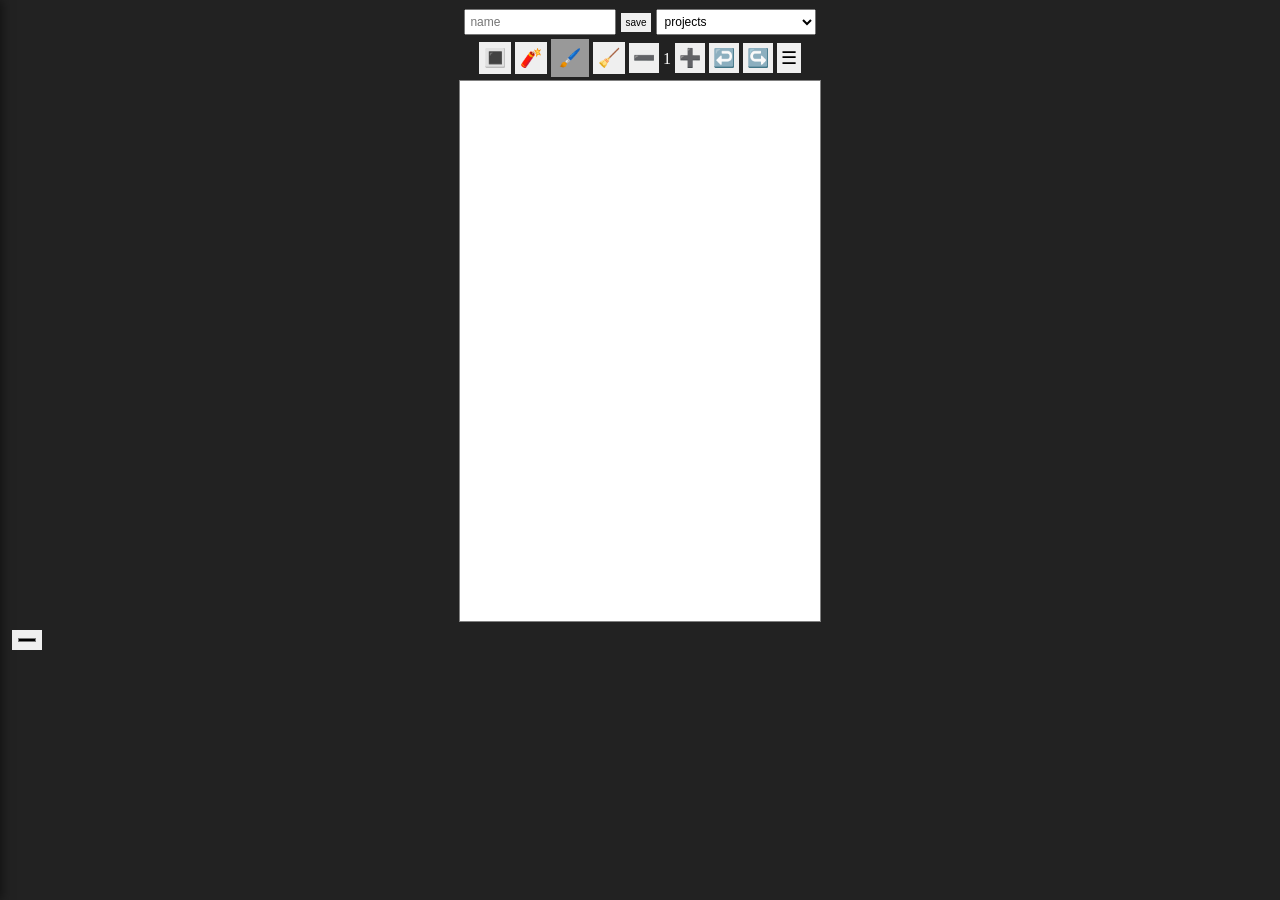
<file: mypxlx.html>
<!DOCTYPE html>
<html lang="cs">
<head>
<meta name="viewport" content="width=device-width, initial-scale=1.0">
<meta charset="UTF-8" />
<title>myPxls</title>
<style>
html, body { overscroll-behavior: none; }
body { text-align: center; background: #222; }
#controls1 { margin: 3px; }
#controls2 { margin: 3px; }
#grid { display: grid; margin: 3px auto; width: max-content; border: 1px solid grey; }
#canvasName { width: 140px; }
#canvasList { width: 160px; }
.cell { border: 0px solid black; background: white; cursor: pointer; }
button { margin: 0px; padding: 4px; font-size: 18px; border: 0px;}
input, select { margin: 1px; padding:4px; font-size:12px }
#colorHistory { margin-top: 3px; display: block; }
.color-swatch { display: inline-block; width: 20px; height: 20px; margin: 1px; border: 1px solid #000; cursor: pointer; }
#colorPicker{ width:30px; height:20px; border:0px; }
 #sizeDisplay{color:#fff;}
 #sideMenu {position: fixed;top: 0;left: -250px;width: 250px;height: 100%; background: #111; z-index: 999;transition: left 0.5s ease;box-shadow: 2px 0 10px rgba(0,0,0,0.5);}
#sideMenu.open { left: 0;}
.menuContent {padding: 15px; color: white; }

.menuContent button {
  width: 100%;
  margin: 5px 0;
  padding: 10px;
  text-align: left;
  font-weight: bold;
  border: 0px;
  border-radius: 17px;
}
 #menuOverlay {
  position: fixed;
  top: 0;
  left: 0;
  width: 100%;
  height: 100%;
  background: rgba(0,0,0,0.3);
  z-index: 998;

  display: none;
}

#menuOverlay.open {
  display: block;
}
  #menuPanel {
  overflow-y: auto;
  max-height: 100%;
}

</style>
</head>
<body>

<div id="sideMenu">
  <div id="menuMain" class="menuContent">
    <h3>🖼️myPxls</h3>
    <hr>
    <button onclick="reloadApp()">🆕 new project</button>
    <button onclick="showPNGInNewWindow()">⬇️ export to .png</button>
    <hr>
    <button onclick="openPanel('settings')"> ⚙️ setting</button>
    <button onclick="clearCanvas()">🎨 my colors</button>
    <hr>
    <button onclick="openPanel('help')">🆘 help</button>
  </div>
<div id="menuPanel" class="menuContent" style="display:none;">
    <button onclick="closePanel()">⬅️ Zpět</button>
    <div id="panelContent"></div>
  </div>
</div>
  
  
<div id="menuOverlay" onclick="toggleMenu()"></div>
<div id="controls1">
<input type="text" id="canvasName" placeholder="name" />
<button onclick="saveCanvas()" style="font-size:10px">save</button>
<select id="canvasList" onchange="loadCanvas()">
<option value="">projects</option>
</select>
</div>
<div id="controls2">
<button onclick="setTool('brush')" id="btnBrush">🔳️</button>
<button onclick="setTool('fill')" id="btnFill">🧨</button>
<button onclick="setTool('draw')" id="btnDraw">🖌️</button>
<button onclick="setTool('eraser')" id="btnEraser">🧹</button>
<button onclick="changeSize(-1)">➖</button>
<span id="sizeDisplay">1</span>
<button onclick="changeSize(1)">➕</button>
<button onclick="undo()">↩️</button>
<button onclick="redo()">↪️</button>
 <button onclick="toggleMenu()">☰</button>
</div>

<div id="grid"></div>
 <table><tr><td>
 <input type="color" id="colorPicker" value="#000000" />
 </td>
  <td>
<div id="colorHistory"></div>
  </td></tr>
  </table>
<script>
const WIDTH = 120;
const HEIGHT = 180;
const CELL_SIZE = 3;
let currentDrawing = [];
let currentKey = "pixelCanvas";
let saveTimeout = null;
const maxHistory = 10;
let colorHistory = [];
let tool = "draw";
let toolSize = 1;
let historyStack = [];
let redoStack = [];
const MAX_HISTORY = 20;
const COLOR_HISTORY_KEY = "colorHistory";
let isDrawing = false;
let lastDrawPos = null;
let touchStarted = false;
let startX = 0;
let startY = 0;
const grid = document.getElementById("grid");

function setTool(selectedTool) {
  tool = selectedTool;
  updateToolButtons();
}
  
function reloadApp() {
  const confirmReload = confirm("do you want create new project?");

  if (confirmReload) {
    location.reload();
  }
}
  
function openPanel(type) {
  document.getElementById("menuMain").style.display = "none";
  document.getElementById("menuPanel").style.display = "block";
  const content = document.getElementById("panelContent");
  if (type === "help") {
    content.innerHTML = `
      <h3>HELP</h3>
      <p>✏️ Draw = kreslení tahem</p>
      <p>© Brush = klikání</p>
      <p>🧹 Guma = mazání</p>
      <p>• Fill = výplň</p>
    `;
  }
if (type === "settings") {
  content.innerHTML = `
    <h3>settings</h3>
    <label>
      <input type="checkbox" id="gridToggle" onchange="toggleGrid(this.checked)">
      Zobrazit mřížku
    </label>
  `;
  const isGridOn = localStorage.getItem("gridEnabled") === "true";
  document.getElementById("gridToggle").checked = isGridOn;
  applyGrid(isGridOn);
}
}

function closePanel() {
  document.getElementById("menuMain").style.display = "block";
  document.getElementById("menuPanel").style.display = "none";
}

function changeSize(delta) {
  toolSize += delta;
  if (toolSize < 1) toolSize = 1;
  if (toolSize > 9) toolSize = 9;
  document.getElementById("sizeDisplay").textContent = toolSize;
}

function updateToolButtons() {
  const tools = ['brush','fill','draw','eraser'];

  tools.forEach(t => {
    const btn = document.getElementById("btn" + t.charAt(0).toUpperCase() + t.slice(1));
    if (!btn) return;

    if (tool === t) {
      btn.style.backgroundColor = "#999";
      btn.style.color = "#fff";
      btn.style.padding = "8px";   // 🔥 menší padding (aktivní)
    } else {
      btn.style.backgroundColor = "";
      btn.style.color = "";
      btn.style.padding = "5px";   // 🔄 normální padding (neaktivní)
    }
  });
}

function toggleGrid(enabled) {
  localStorage.setItem("gridEnabled", enabled);
  applyGrid(enabled);
}

function applyGrid(enabled) {
  const cells = document.querySelectorAll(".cell");
  cells.forEach(cell => {
    cell.style.boxShadow = enabled 
      ? "inset 0 0 0 1px rgba(0,0,0,0.08)" 
      : "none";
  });
}
 
 function toggleMenu() {
  const menu = document.getElementById("sideMenu");
  const overlay = document.getElementById("menuOverlay");
  menu.classList.toggle("open");
  overlay.classList.toggle("open");
}

function saveColorHistory() { localStorage.setItem(COLOR_HISTORY_KEY, JSON.stringify(colorHistory)); }
function loadColorHistory() { 
  const stored = localStorage.getItem(COLOR_HISTORY_KEY);
  if(stored){ colorHistory = JSON.parse(stored); renderColorHistory(); }
}
function updateColorHistory(color){
  if(!color) return;
  colorHistory = colorHistory.filter(c=>c!==color);
  colorHistory.unshift(color);
  if(colorHistory.length>maxHistory) colorHistory.pop();
  saveColorHistory();
  renderColorHistory();
}
function renderColorHistory(){
  const historyDiv = document.getElementById('colorHistory');
  historyDiv.innerHTML='';
  colorHistory.forEach(c=>{
    const swatch = document.createElement('div');
    swatch.className = 'color-swatch';
    swatch.style.backgroundColor = c;
    swatch.onclick = ()=>document.getElementById('colorPicker').value = c;
    historyDiv.appendChild(swatch);
  });
}

function floodFill(startIndex,targetColor,newColor){
  if(targetColor===newColor) return;
  const stack = [startIndex];
  while(stack.length){
    const i = stack.pop();
    if(currentDrawing[i]!==targetColor) continue;
    currentDrawing[i]=newColor;
    const x=i%WIDTH;
    const y=Math.floor(i/WIDTH);
    if(x>0) stack.push(i-1);
    if(x<WIDTH-1) stack.push(i+1);
    if(y>0) stack.push(i-WIDTH);
    if(y<HEIGHT-1) stack.push(i+WIDTH);
  }
}
function drawPixel(x, y) {
  const selectedColor = document.getElementById("colorPicker").value;
  for (let dy = -toolSize + 1; dy < toolSize; dy++) {
    for (let dx = -toolSize + 1; dx < toolSize; dx++) {
      const px = x + dx;
      const py = y + dy;
      if (px < 0 || py < 0 || px >= WIDTH || py >= HEIGHT) continue;
      const i = py * WIDTH + px;
      const cell = grid.children[i];
      if (tool === "eraser") {
        currentDrawing[i] = "#ffffff";
        cell.style.backgroundColor = "#ffffff";
        continue;
      }
      if (tool === "brush") {
        if (currentDrawing[i] === "#ffffff") {
          currentDrawing[i] = selectedColor;
          cell.style.backgroundColor = selectedColor;
          updateColorHistory(selectedColor);
        } 
        else if (currentDrawing[i] === selectedColor) {
          currentDrawing[i] = "#ffffff";
          cell.style.backgroundColor = "#ffffff";
        } 
        else {
          currentDrawing[i] = selectedColor;
          cell.style.backgroundColor = selectedColor;
          updateColorHistory(selectedColor);
        }
        continue;
      }
      if (tool === "draw") {
        if (currentDrawing[i] !== selectedColor) {
          currentDrawing[i] = selectedColor;
          cell.style.backgroundColor = selectedColor;
          updateColorHistory(selectedColor);
        }
      }
    }
  }
}

function drawLine(x0,y0,x1,y1){
  const dx=Math.abs(x1-x0), dy=Math.abs(y1-y0);
  const sx=x0<x1?1:-1, sy=y0<y1?1:-1;
  let err=dx-dy;
  while(true){
    drawPixel(x0,y0);
    if(x0===x1 && y0===y1) break;
    let e2=2*err;
    if(e2>-dy){ err-=dy; x0+=sx; }
    if(e2<dx){ err+=dx; y0+=sy; }
  }
}

function paintAt(x,y){
  const rect=grid.getBoundingClientRect();
  const size=grid.children[0].getBoundingClientRect().width;
  const cx=Math.floor((x-rect.left)/size);
  const cy=Math.floor((y-rect.top)/size);
  if(cx<0||cy<0||cx>=WIDTH||cy>=HEIGHT) return;
  if(lastDrawPos) drawLine(lastDrawPos.x,lastDrawPos.y,cx,cy);
  else drawPixel(cx,cy);
  lastDrawPos={x:cx,y:cy};
  scheduleSave();
}

grid.addEventListener("touchstart",(e)=>{
  if(tool!=="draw" && tool!=="eraser") return;
  if(e.touches.length>1){ touchStarted=false; return; }
  const t=e.touches[0]; touchStarted=true; isDrawing=false; startX=t.clientX; startY=t.clientY;
  historyStack.push([...currentDrawing]); redoStack=[];
},{passive:true});

grid.addEventListener("touchmove",(e)=>{
  if(tool!=="draw" && tool!=="eraser") return;
  if(!touchStarted) return;
  if(e.touches.length>1){ touchStarted=false; isDrawing=false; return; }
  const t=e.touches[0]; const dx=Math.abs(t.clientX-startX), dy=Math.abs(t.clientY-startY);
  if(!isDrawing){ if(dx<5 && dy<5) return; isDrawing=true; }
  paintAt(t.clientX,t.clientY);
},{passive:true});

document.addEventListener("touchend",()=>{
  touchStarted=false; isDrawing=false; lastDrawPos=null;
});

function undo(){ if(!historyStack.length) return; redoStack.push([...currentDrawing]); currentDrawing=historyStack.pop(); redraw(); scheduleSave(); }
function redo(){ if(!redoStack.length) return; historyStack.push([...currentDrawing]); currentDrawing=redoStack.pop(); redraw(); scheduleSave(); }
function redraw(){ currentDrawing.forEach((c,i)=>grid.children[i].style.backgroundColor=c); }

function initGrid(data=null){
  grid.innerHTML="";
  grid.style.gridTemplateColumns=`repeat(${WIDTH},${CELL_SIZE}px)`;
  currentDrawing=[];
  for(let y=0;y<HEIGHT;y++){
    for(let x=0;x<WIDTH;x++){
      const i=y*WIDTH+x;
      const cell=document.createElement("div");
      cell.className="cell"; cell.style.width=CELL_SIZE+"px"; cell.style.height=CELL_SIZE+"px";
      const color=data?data[i]:"#ffffff"; cell.style.backgroundColor=color;
      currentDrawing.push(color);

cell.onclick = () => {
  historyStack.push([...currentDrawing]);
  redoStack = [];
  

  const cx = i % WIDTH;
  const cy = Math.floor(i / WIDTH);

  if (tool === "brush" || tool === "eraser" || tool === "draw") {
    drawPixel(cx, cy);
  } 
  else if (tool === "fill") {
    const selectedColor = document.getElementById("colorPicker").value;
    floodFill(i, currentDrawing[i], selectedColor);
    redraw();
    updateColorHistory(selectedColor);
  }

  scheduleSave();
};

      grid.appendChild(cell);
    }
  }
}

function showPNGInNewWindow(){
  const scale=Math.floor(1920/HEIGHT);
  const canvas=document.createElement("canvas");
  canvas.width=WIDTH*scale; canvas.height=HEIGHT*scale;
  const ctx=canvas.getContext("2d");
  ctx.imageSmoothingEnabled=false;
  for(let y=0;y<HEIGHT;y++)
    for(let x=0;x<WIDTH;x++){
      const i=y*WIDTH+x;
      ctx.fillStyle=currentDrawing[i]||"#ffffff";
      ctx.fillRect(x*scale,y*scale,scale,scale);
    }
  const imgWindow=window.open();
  imgWindow.document.write('<img src="'+canvas.toDataURL()+'" style="width:100%;image-rendering:pixelated;">');
}

function saveCanvas(){
  const name=document.getElementById("canvasName").value.trim();
  if(!name) return;
  localStorage.setItem("canvas_"+name,JSON.stringify(currentDrawing));
  updateList();
}

function loadCanvas(){
  const key=document.getElementById("canvasList").value;
  if(!key) return;
  currentKey=key;
  initGrid(JSON.parse(localStorage.getItem(key)));
}

function updateList(){
  const select=document.getElementById("canvasList");
  select.innerHTML='<option value="">projects</option>';
  for(let i=0;i<localStorage.length;i++){
    const key=localStorage.key(i);
    if(key.startsWith("canvas_")){
      const o=document.createElement("option");
      o.value=key; o.textContent=key.replace("canvas_","");
      select.appendChild(o);
    }
  }
}

function saveNow(){
    if(currentKey) 
    localStorage.setItem(currentKey,JSON.stringify(currentDrawing)); }
function scheduleSave(){ 
    clearTimeout(saveTimeout); 
    saveTimeout=setTimeout(saveNow,500); }

function load(){
  updateList();
  loadColorHistory();
  initGrid();
  const isGridOn = localStorage.getItem("gridEnabled") === "true";
  applyGrid(isGridOn);
  updateToolButtons();
}

load();
</script>
</body>
</html>
</file>
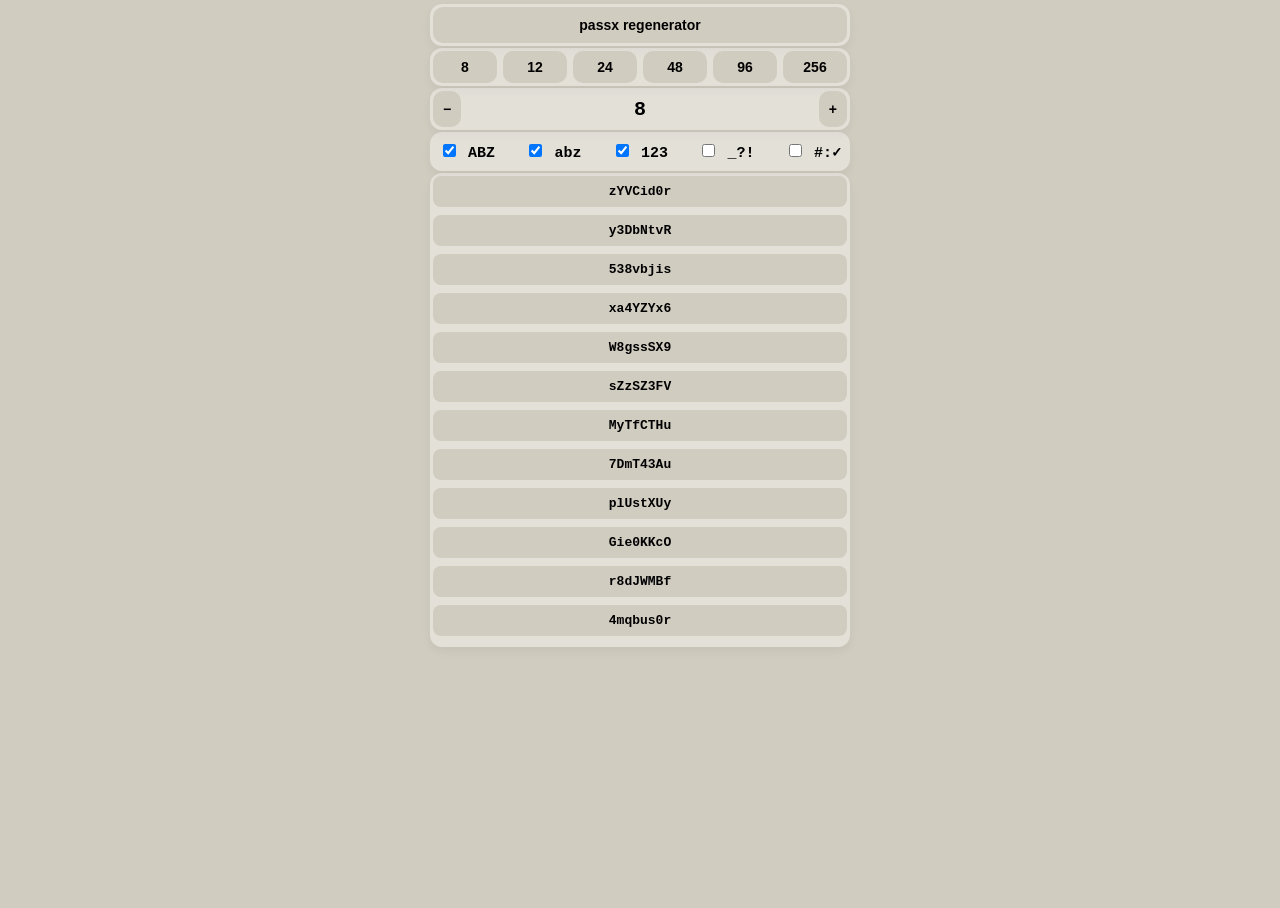
<file: passx.html>
<!DOCTYPE html>
<html lang="cs">
<head>
<meta charset="UTF-8">
<meta name="viewport" content="width=device-width, initial-scale=1.0">
<title>passx</title>

<style>
  html,
body {
 overscroll-behavior: none;
 height: 100%;
}
body {
  font-family: Monospace;
 font-weight: bold;
  background: #d1ccc0;
  margin: 0;
  padding: 4px;
}

.app {
  max-width: 420px;
  margin: auto;
}
 
.label {background-color:white}

.card {
  background: #ffffff60;
  padding: 3px;
  border-radius: 12px;
  box-shadow: 0 4px 10px rgba(0,0,0,0.05);
  margin-bottom: 2px;
 text-align:center;
}

button {
  padding: 10px;
  border: none;
  border-radius: 10px;
  background: #d1ccc0;
  color: #000;
  font-size: 14px;
 font-weight:bold;
}

.full-btn {
  width: 100%;
}

.options {
  display: flex;
  justify-content: space-between;
  font-size: 15px;
  padding: 9px;
}

/* QUICK LENGTH */
.quick-length {
  display: flex;
  justify-content: space-between;
  gap: 6px;
}

.quick-length button {
  flex: 1;
  padding: 8px;
  font-size: 14px;
}

/* LENGTH */
.length-control {
  display: flex;
  align-items: center;
  justify-content: space-between;
}

.length-value {
  font-size: 20px;
  font-weight: bold;
  cursor: pointer;
  text-align: center;
  flex: 1;
}

/* PASSWORD */
.password {
  background: #d1ccc0;
  padding: 8px;
  border-radius: 8px;
  margin-bottom: 8px;
  cursor: pointer;
  transition: opacity 0.5s;
  font-size: 13px;
  word-break: break-all;
}

.fade-out {
  opacity: 0;
}

/* MODAL */
.modal-bg {
  position: fixed;
  inset: 0;
  background: #00000080;
  display: none;
  justify-content: center;
  align-items: center;
}

.modal {
  width: 80%;
  height: 50%;
  background: #d1ccc0;
  border-radius: 16px;
 font-weight: bold;
  padding: 20px;
  display: flex;
  flex-direction: column;
  justify-content: space-between;
}

.display {
  font-size: 32px;
  text-align: center;
}

.keypad {
  display: grid;
  grid-template-columns: repeat(3, 1fr);
  gap: 10px;
}

.key {
  background: #ffffff80;
  padding: 16px;
  text-align: center;
  border-radius: 10px;
  font-size: 20px;
}
 
</style>
</head>

<body>

<div class="app">

<div class="card">
  <button class="full-btn" onclick="manualRefresh()">passx regenerator</button>
</div>


<!-- QUICK LENGTH -->
<div class="card quick-length">
  <button onclick="setLength(8)">8</button>
  <button onclick="setLength(12)">12</button>
  <button onclick="setLength(24)">24</button>
  <button onclick="setLength(48)">48</button>
  <button onclick="setLength(96)">96</button>
   <button onclick="setLength(256)">256</button>
</div>
<div class="card length-control">
  <button onclick="changeLength(-1)">−</button>
  <div class="length-value" id="length">16</div>
  <button onclick="changeLength(1)">+</button>
</div>
<div class="card options" id="options"></div>

<div class="card" id="results"></div>
</div>

<!-- MODAL -->
<div class="modal-bg" id="modalBg">
  <div class="modal">
    <div class="display" id="display"></div>

    <div class="keypad">
      <div class="key" onclick="press(1)">1</div>
      <div class="key" onclick="press(2)">2</div>
      <div class="key" onclick="press(3)">3</div>
      <div class="key" onclick="press(4)">4</div>
      <div class="key" onclick="press(5)">5</div>
      <div class="key" onclick="press(6)">6</div>
      <div class="key" onclick="press(7)">7</div>
      <div class="key" onclick="press(8)">8</div>
      <div class="key" onclick="press(9)">9</div>
      <div class="key" onclick="clearDisplay()">C</div>
      <div class="key" onclick="press(0)">0</div>
      <div class="key" onclick="applyValue()">OK</div>
    </div>
  </div>
</div>

<script>
const CONFIG = {
  defaultLength: 8,
  minLength: 1,
  maxLength: 256,
  passwordCount: 12,
  refreshInterval: 60000,

charsets: [
    { id: "upper", label: "ABZ", chars: "ABCDEFGHIJKLMNOPQRSTUVWXYZ", default: true },
    { id: "lower", label: "abz", chars: "abcdefghijklmnopqrstuvwxyz", default: true },
    { id: "numbers", label: "123", chars: "0123456789", default: true },
    { id: "symbols1", label: "_?!", chars: "!@#$%&*?_-", default: false },
    { id: "symbols2", label: "#:✓", chars: "+=[]{}<>:;.,/\\|^~", default: false }
  ]
};

const optionsEl = document.getElementById("options");
const resultsEl = document.getElementById("results");
const lengthEl = document.getElementById("length");
const modalBg = document.getElementById("modalBg");
const display = document.getElementById("display");

let length = CONFIG.defaultLength;
let refreshTimer;
let tempValue = "";

/* OPTIONS */
function initOptions() {
  CONFIG.charsets.forEach(set => {
    const label = document.createElement("label");
    label.innerHTML = ` <input type="checkbox" id="${set.id}"> ${set.label}`;
    optionsEl.appendChild(label);
  });
}

/* SETTINGS */
function loadSettings() {
  const saved = JSON.parse(localStorage.getItem("pw-settings") || "{}");

  CONFIG.charsets.forEach(set => {
    document.getElementById(set.id).checked = saved[set.id] ?? set.default;
  });

  length = saved.length ?? CONFIG.defaultLength;
}

function saveSettings() {
  const data = { length };

  CONFIG.charsets.forEach(set => {
    data[set.id] = document.getElementById(set.id).checked;
  });

  localStorage.setItem("pw-settings", JSON.stringify(data));
}

/* LENGTH */
function updateLength() {
  lengthEl.innerText = length;
}

function changeLength(val) {
  setLength(length + val);
}

function setLength(val) {
  length = Math.max(CONFIG.minLength, Math.min(CONFIG.maxLength, val));
  updateLength();
  saveSettings();
  renderAll();
  resetTimer();
}

/* MODAL */
lengthEl.onclick = () => {
  tempValue = "";
  display.innerText = "";
  modalBg.style.display = "flex";
};

modalBg.onclick = e => {
  if (e.target === modalBg) modalBg.style.display = "none";
};

function press(n) {
  tempValue += n;
  display.innerText = tempValue;
}

function clearDisplay() {
  tempValue = "";
  display.innerText = "";
}

function applyValue() {
  const val = parseInt(tempValue);
  if (!isNaN(val)) setLength(val);
  modalBg.style.display = "none";
}

/* RANDOM */
function rand(max) {
  const a = new Uint32Array(1);
  crypto.getRandomValues(a);
  return a[0] % max;
}

/* GENERATE */
function generatePassword() {
  let chars = "";

  CONFIG.charsets.forEach(set => {
    if (document.getElementById(set.id).checked) {
      chars += set.chars;
    }
  });

  if (!chars) return "Vyber typ";

  let pw = "";
  for (let i = 0; i < length; i++) {
    pw += chars[rand(chars.length)];
  }
  return pw;
}

/* RENDER */
function renderAll() {
  resultsEl.classList.add("fade-out");

  setTimeout(() => {
    resultsEl.innerHTML = "";

    for (let i = 0; i < CONFIG.passwordCount; i++) {
      const pw = generatePassword();
      const div = document.createElement("div");

      div.className = "password";
      div.innerText = pw;

      div.onclick = () => {
        navigator.clipboard.writeText(pw);

        div.classList.add("fade-out");
        setTimeout(() => {
          div.innerText = generatePassword();
          div.classList.remove("fade-out");
        }, 200);

        resetTimer();
      };

      resultsEl.appendChild(div);
    }

    resultsEl.classList.remove("fade-out");
  }, 500);
}

/* TIMER */
function resetTimer() {
  clearTimeout(refreshTimer);
  refreshTimer = setTimeout(() => {
    renderAll();
    resetTimer();
  }, CONFIG.refreshInterval);
}

/* MANUAL */
function manualRefresh() {
  renderAll();
  resetTimer();
}

/* LISTENER */
document.addEventListener("change", e => {
  if (e.target.type === "checkbox") {
    saveSettings();
    renderAll();
    resetTimer();
  }
});

/* INIT */
initOptions();
loadSettings();
updateLength();
renderAll();
resetTimer();
</script>

</body>
</html>
</file>
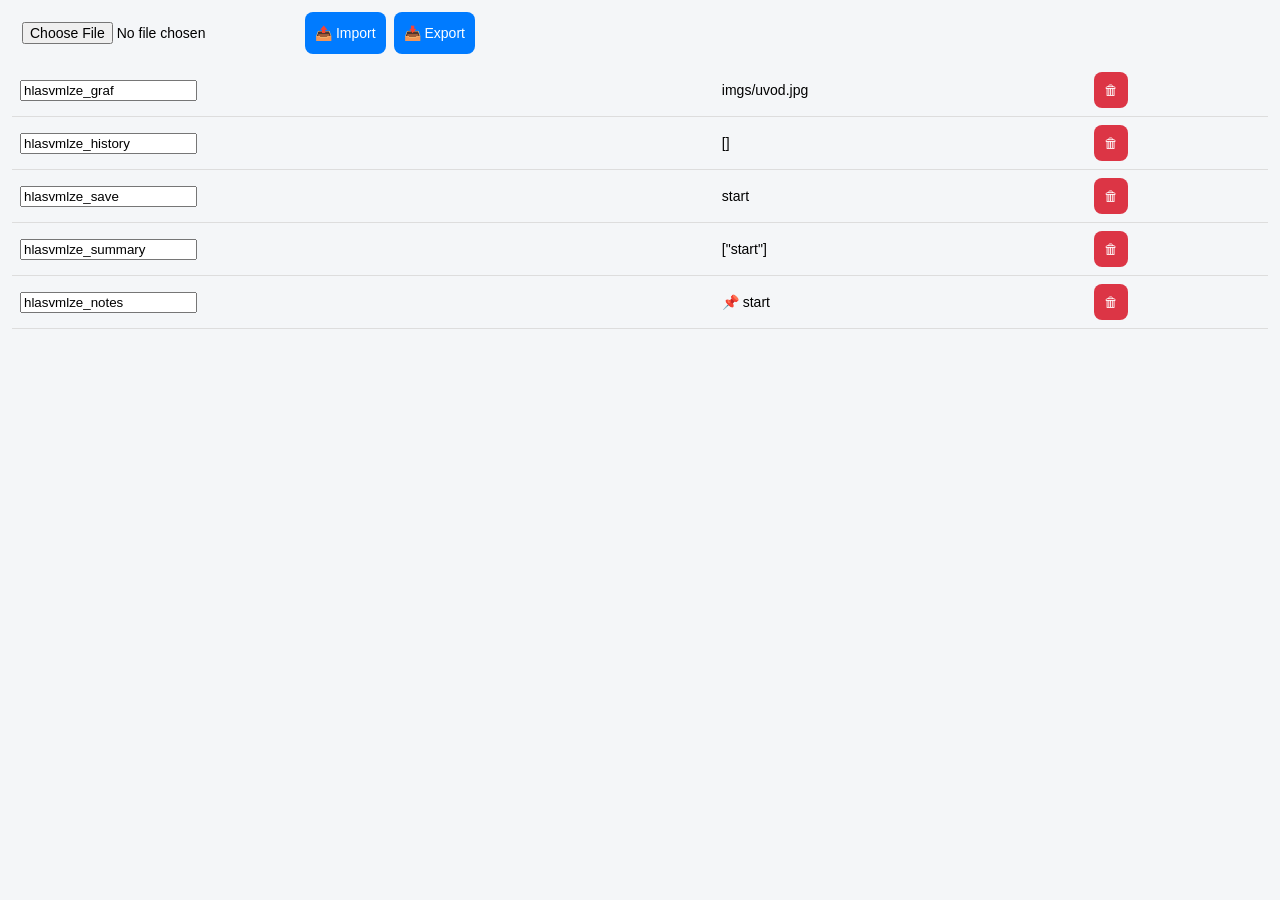
<file: resetinx.html>
<!DOCTYPE html>
<html lang="cs">
<head>
<meta charset="UTF-8">
<meta name="viewport" content="width=device-width, initial-scale=1.0">
<title>resetinx</title>

<style>
  html, body { overscroll-behavior: none; }
body {
  font-family: Arial, sans-serif;
  background: #f4f6f8;
  margin: 0;
}

.container {
  padding: 12px;
}

h1 {
  text-align: center;
  font-size: 18px;
}

.actions {
  display: flex;
  flex-wrap: wrap;
  gap: 8px;
  margin-bottom: 10px;
}

button, input[type="file"] {
  padding: 10px;
  border: none;
  border-radius: 8px;
  font-size: 14px;
}

button {
  background: #007BFF;
  color: white;
}

.delete-btn {
  background: #dc3545;
}

table {
  width: 100%;
  border-collapse: collapse;
  font-size: 14px;
}

td {
  border-bottom: 1px solid #ddd;
  padding: 8px;
}

tr {
  cursor: pointer;
}

.value-short {
  white-space: nowrap;
  overflow: hidden;
  text-overflow: ellipsis;
  max-width: 120px;
}

.detail-row {
  background: #eef6ff;
}

textarea {
  width: 100%;
  min-height: 100px;
  border: none;
  border-radius: 8px;
  padding: 8px;
  resize: vertical;
  font-family: monospace;
  white-space: pre-wrap;
}
</style>
</head>

<body>

<div class="container">
  <div class="actions"><input type="file" id="fileInput" accept=".json"><button onclick="uploadLocalStorage()">📤 Import</button>
    <button onclick="downloadLocalStorage()">📥 Export</button>



  </div>

  <table id="storageTable">
    <tbody></tbody>
  </table>
</div>

<script>
function getFormattedDate() {
  const now = new Date();
  const pad = n => n.toString().padStart(2, '0');
  return `${now.getFullYear()}-${pad(now.getMonth()+1)}-${pad(now.getDate())}_${pad(now.getHours())}-${pad(now.getMinutes())}-${pad(now.getSeconds())}`;
}

function refreshTable() {
  const tbody = document.querySelector("#storageTable tbody");
  tbody.innerHTML = "";

  for (let i = 0; i < localStorage.length; i++) {
    const key = localStorage.key(i);
    const value = localStorage.getItem(key);
    addRow(key, value);
  }
}

function addRow(key = "", value = "") {
  const tbody = document.querySelector("#storageTable tbody");

  const row = document.createElement("tr");
  row.innerHTML = `
    <td><input value="${escapeHtml(key)}"></td>
    <td class="value-short">${escapeHtml(value)}</td>
    <td>
  <button class="delete-btn" 
        onclick="event.stopPropagation(); if(confirm('delete??')) deleteRow(this)">
    🗑
</button>
  </td>
  `;

  row.addEventListener("click", () => toggleDetail(row));

  // autosave key
  row.querySelector("input").addEventListener("blur", () => autoSave(row));

  tbody.appendChild(row);
}

function toggleDetail(row) {
  const next = row.nextElementSibling;

  // pokud už je detail otevřený → zavřít
  if (next && next.classList.contains("detail-row")) {
    next.remove();
    return;
  }

  const key = row.children[0].querySelector("input").value;
  const value = localStorage.getItem(key) || "";

  const detailRow = document.createElement("tr");
  detailRow.classList.add("detail-row");

  detailRow.innerHTML = `
    <td colspan="3">
      <textarea>${escapeHtml(value)}</textarea>
    </td>
  `;

  const textarea = detailRow.querySelector("textarea");

  textarea.addEventListener("blur", () => {
    localStorage.setItem(key, textarea.value);
    refreshTable();
  });

  row.parentNode.insertBefore(detailRow, row.nextSibling);
}

function autoSave(row) {
  const key = row.children[0].querySelector("input").value;
  const value = localStorage.getItem(key) || "";

  if (!key) return;
  localStorage.setItem(key, value);
}

function deleteRow(btn) {
  const row = btn.closest("tr");
  const key = row.children[0].querySelector("input").value;

  if (key) localStorage.removeItem(key);

  const next = row.nextElementSibling;
  if (next && next.classList.contains("detail-row")) {
    next.remove();
  }

  row.remove();
}

function downloadLocalStorage() {
  const data = {};
  for (let i = 0; i < localStorage.length; i++) {
    const key = localStorage.key(i);
    data[key] = localStorage.getItem(key);
  }

  const blob = new Blob([JSON.stringify(data, null, 2)], { type: "application/json" });
  const url = URL.createObjectURL(blob);

  const a = document.createElement("a");
  a.href = url;
  a.download = `localStorage_${getFormattedDate()}.json`;
  a.click();

  URL.revokeObjectURL(url);
}

function uploadLocalStorage() {
  const file = document.getElementById("fileInput").files[0];
  if (!file) return alert("select file");

  const reader = new FileReader();
  reader.onload = e => {
    try {
      const data = JSON.parse(e.target.result);
      localStorage.clear();
      for (const key in data) {
        localStorage.setItem(key, data[key]);
      }
      refreshTable();
    } catch {
      alert("Chybný JSON");
    }
  };
  reader.readAsText(file);
}

function escapeHtml(text) {
  return text
    .replace(/&/g, "&amp;")
    .replace(/</g, "&lt;")
    .replace(/>/g, "&gt;")
    .replace(/\"/g, "&quot;")
    .replace(/'/g, "&#039;");
}

refreshTable();
</script>

</body>
</html>
</file>
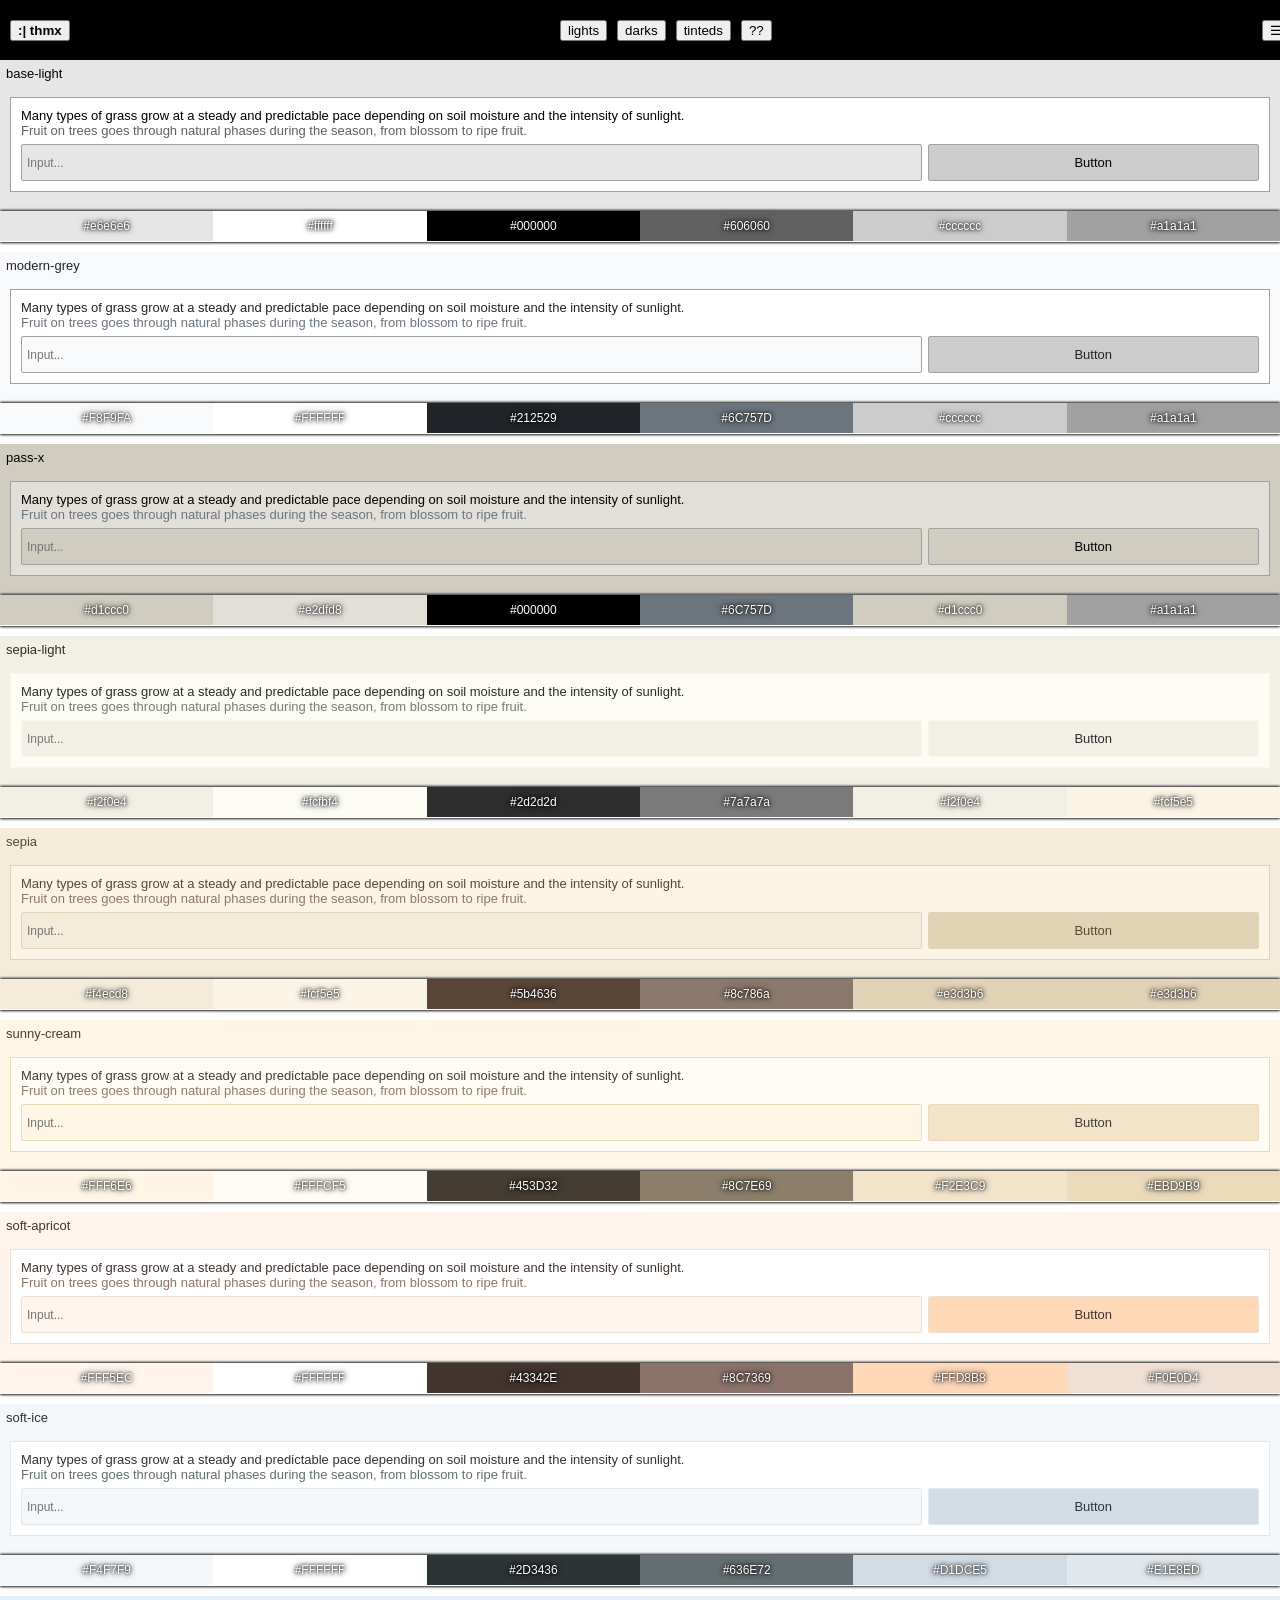
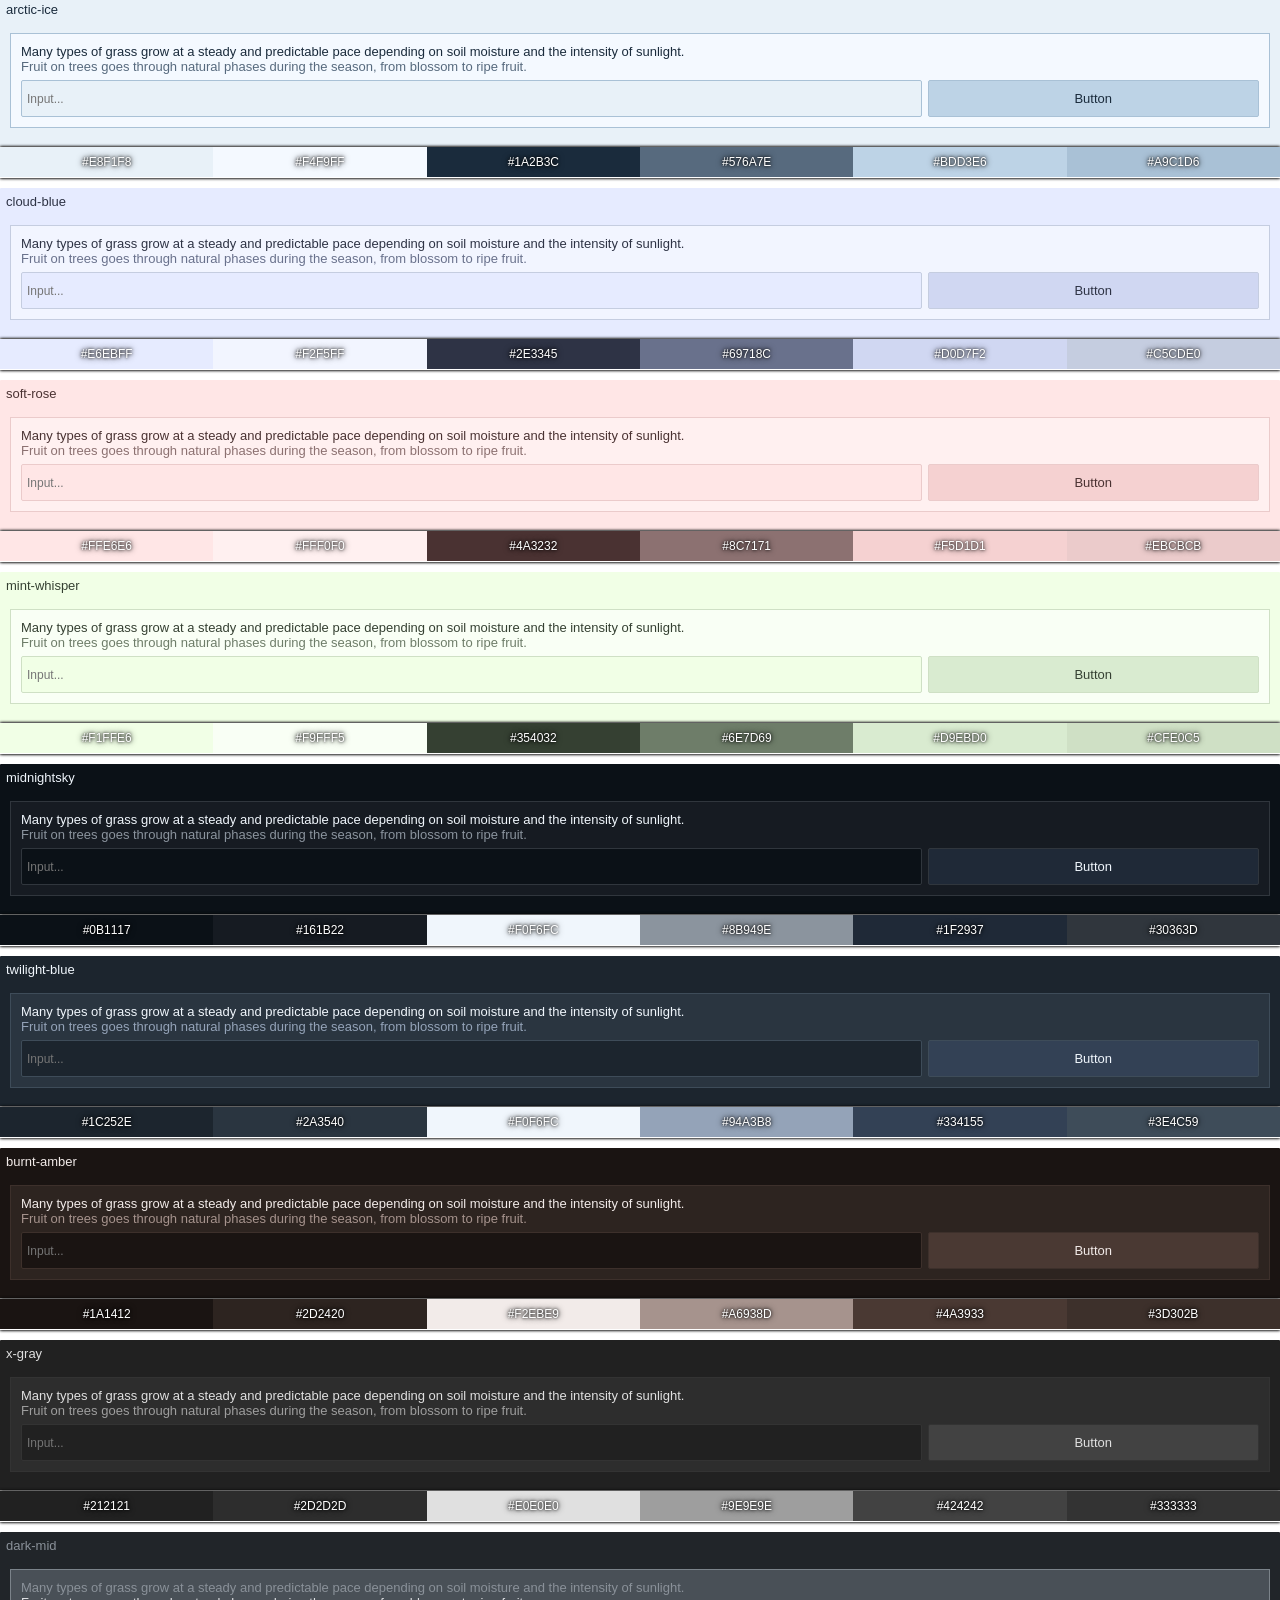
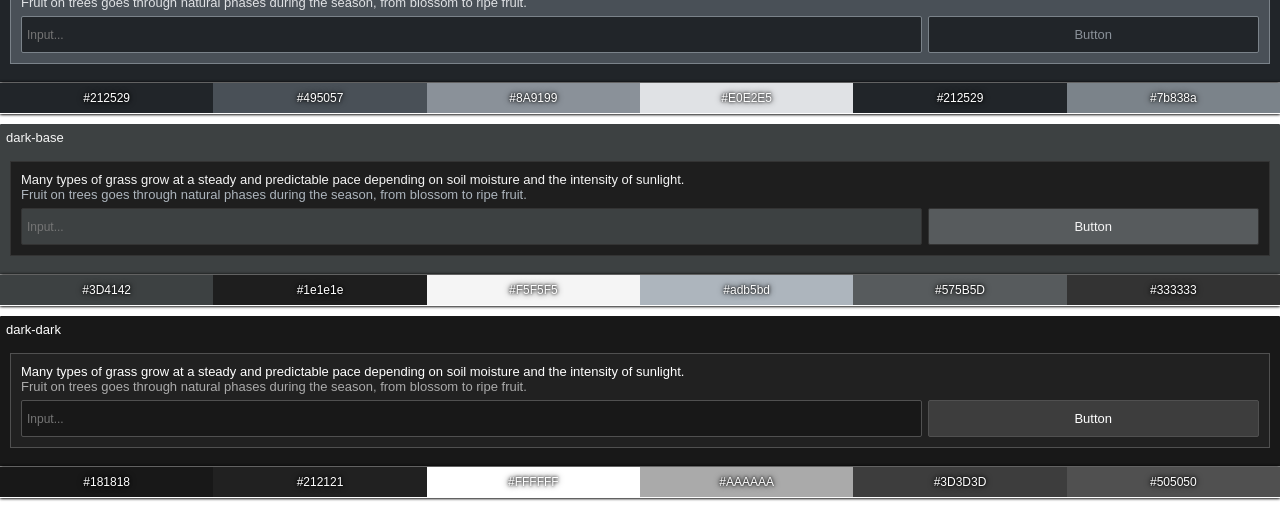
<file: thmx.html>
<!DOCTYPE html>
<html lang="cs">
<head>
<meta charset="UTF-8">
<meta name="viewport" content="width=device-width, initial-scale=1.0">
<title>:| themx</title>

<style>
:root {
    --topbar-h: 60px;
    font-family: Arial, sans-serif;
}

body {
    margin: 0;
    background: white;
    color: white;
}

.topbar {
    position: fixed;
    top: 0;
    width: 100%;
    height: var(--topbar-h);
    background: #000;
    display: flex;
    align-items: center;
    justify-content: space-between;
    padding: 0 10px;
    z-index: 1000;
}

.topbar .center {
    display: flex;
    gap: 10px;
}

.menu {
    position: fixed;
    top: 0;
    right: -60%;
    width: 60%;
    height: 100%;
    background: #222;
    transition: 0.3s;
    z-index: 999;
}
.menu.open { right: 0; }

.list {
    margin-top: var(--topbar-h);
}

.theme {
    padding-bottom: 10px;
}

.preview {
    border-radius: 1px;
    overflow: hidden;
}

.nav { padding: 6px; font-size: 13px; }
.content { padding: 10px;         border-bottom:1px solid white;}

.card {
    padding: 10px;
    margin-bottom: 8px;
    font-size: 13px;

}

.btn {
    padding: 10px;
    text-align: center;
    border-radius: 2px;
    font-size: 13px;
    width: 25%;
}


.palette {
    display: grid;
    grid-template-columns: repeat(6, 1fr);
    box-shadow: 0 0 3px black, 0 0 3px black;
}

.color {
    padding: 8px 2px;
    font-size: 12px;
    text-align: center;
    cursor: pointer;
    color: white;
    text-shadow: 0 0 3px black, 0 0 6px black;
    border-bottom:1px solid white;

}


.toast {
    position: fixed;
    bottom: 20px;
    left: 50%;
    transform: translateX(-50%);
    background: black;
    padding: 10px;
    display: none;
}

.row {
    display: flex;
    gap: 6px;
    margin-top: 6px;
}

.input {
    flex: 1;
    padding: 5px;
    border-radius: 2px;
    border: none;
    font-size: 12px;

</style>
</head>

<body>

<div class="topbar">
            <button onclick="setCategory('all')"><b>:| thmx</b></button>
    

    <div class="center">
    <button onclick="setCategory('light')">lights</button>
    <button onclick="setCategory('dark')">darks</button>
    <button onclick="setCategory('tinted')">tinteds</button>
        <button onclick="randomThemes()">??</button>

    </div>

    <button onclick="toggleMenu()">☰</button>
</div>

<div class="menu" id="menu">
    <h3>Kategorie</h3>


</div>

<div class="list" id="list"></div>
<div class="toast" id="toast">ctrl+c</div>

<script>
const roles = [
    "background","surface","primaryText",
    "secondaryText","accent","accentText","border"
];

let themes = [];

let currentCategory = "all";
let mode = "default"; 


/* DEFAULT */
const defaultThemes = [

  {name: "base-light",category:"light",
    background: "#e6e6e6",surface: "#ffffff",
    primaryText: "#000000",secondaryText: "#606060",
    accent: "#cccccc",border: "#a1a1a1"},

{name: "modern-grey",category:"light",
    background: "#F8F9FA",surface: "#FFFFFF",
    primaryText: "#212529",secondaryText: "#6C757D",
    accent: "#cccccc",border: "#a1a1a1"},
    
{name: "pass-x",category:"light",
    background: "#d1ccc0",surface: "#e2dfd8",
    primaryText: "#000000",secondaryText: "#6C757D",
    accent: "#d1ccc0",border: "#a1a1a1"},
    
{name: "sepia-light",category:"light",
    background: "#f2f0e4",surface: "#fcfbf4",
    primaryText: "#2d2d2d",secondaryText: "#7a7a7a",
    accent: "#f2f0e4",border: "#fcf5e5"},
    
  {name: "sepia",category:"light",
    background: "#f4ecd8",surface: "#fcf5e5",
    primaryText: "#5b4636",secondaryText: "#8c786a",
    accent: "#e3d3b6",border: "#e3d3b6"},
    
{name: "sunny-cream",category:"light",
    background: "#FFF6E6",surface: "#FFFCF5",
    primaryText: "#453D32",secondaryText: "#8C7E69",
    accent: "#F2E3C9",border: "#EBD9B9"},
    
    
{name: "soft-apricot",category:"light",
    background: "#FFF5EC",surface: "#FFFFFF",
    primaryText: "#43342E",secondaryText: "#8C7369",
    accent: "#FFD8B8",border: "#F0E0D4"}, 

{name: "soft-ice",category: "light",
background: "#F4F7F9",surface: "#FFFFFF",
  primaryText: "#2D3436",secondaryText: "#636E72",
  accent: "#D1DCE5",border: "#E1E8ED"},
  
{name: "arctic-ice",category:"light",
    background: "#E8F1F8",surface: "#F4F9FF",
    primaryText: "#1A2B3C",secondaryText: "#576A7E",
    accent: "#BDD3E6",border: "#A9C1D6"},
    

  {name: "cloud-blue",category:"light",
    background: "#E6EBFF",surface: "#F2F5FF",
    primaryText: "#2E3345",secondaryText: "#69718C",
    accent: "#D0D7F2",border: "#C5CDE0"},  
    
{name: "soft-rose",category:"light",
    background: "#FFE6E6",surface: "#FFF0F0",
    primaryText: "#4A3232",secondaryText: "#8C7171",
    accent: "#F5D1D1",border: "#EBCBCB"}, 
    

  {name: "mint-whisper",category:"light",
    background: "#F1FFE6",surface: "#F9FFF5",
    primaryText: "#354032",secondaryText: "#6E7D69",
    accent: "#D9EBD0",border: "#CFE0C5"},
    
{name: "midnightsky",category:"dark",
    background: "#0B1117",surface: "#161B22",
    primaryText: "#F0F6FC",secondaryText: "#8B949E",
    accent: "#1F2937",border: "#30363D"},

{name: "twilight-blue",category:"dark",
    background: "#1C252E",surface: "#2A3540",
    primaryText: "#F0F6FC",secondaryText: "#94A3B8",
    accent: "#334155",border: "#3E4C59"},    

{name: "burnt-amber",category:"dark",
    background: "#1A1412",surface: "#2D2420",
    primaryText: "#F2EBE9",secondaryText: "#A6938D",
    accent: "#4A3933",border: "#3D302B"},  
    
{name: "x-gray",category:"dark",
    background: "#212121",surface: "#2D2D2D",
    primaryText: "#E0E0E0",secondaryText: "#9E9E9E",
    accent: "#424242",border: "#333333"},    
    
    {name: "dark-mid",category: "dark",
  background: "#212529", surface: "#495057", 
  primaryText: "#8A9199", secondaryText: "#E0E2E5",
  accent: "#212529", border: "#7b838a"},

    
  {name: "dark-base",category:"dark",
    background: "#3D4142",surface: "#1e1e1e",
    primaryText: "#F5F5F5",secondaryText: "#adb5bd",
    accent: "#575B5D",border: "#333333"},    
    
{name: "dark-dark",category:"dark",
    background: "#181818",surface: "#212121",
    primaryText: "#FFFFFF",secondaryText: "#AAAAAA",
    accent: "#3D3D3D",border: "#505050"}
    

    
];
/* INIT */
function init() {
    loadByCategory();
}



function loadByCategory() {
    mode = "default";

    if (currentCategory === "all") {
        themes = defaultThemes.map(t => ({...t}));
    } else {
        themes = defaultThemes
            .filter(t => t.category === currentCategory)
            .map(t => ({...t}));
    }

    render();
}


function loadDefault() {
    showingUser = false;
    themes = defaultThemes.map(t => ({...t}));
    render();
}

function loadUser() {
    mode = "user";

    let saved = JSON.parse(localStorage.getItem("themes")) || [];

    if (currentCategory === "all") {
        themes = saved;
    } else {
        themes = saved.filter(t => t.category === currentCategory);
    }

    render();
}

/* TOGGLE */
function toggleUserSets() {
    showingUser ? loadDefault() : loadUser();
}

/* RANDOM = CELÁ NOVÁ SADA */
function randomThemes() {
    mode = "random";
    themes = [];

    for(let i=0;i<10;i++){
        let t = generateTheme();
        t.category = currentCategory;
        themes.push(t);
    }

    render();
}


function setCategory(cat) {
    currentCategory = cat;

    if (mode === "user") loadUser();
    else loadByCategory();
}



/* GENERATE THEME */
function generateTheme(){
    function r(){ return "#" + Math.floor(Math.random()*16777215).toString(16).padStart(6,"0"); }


return {
    name:"random",
    category: currentCategory,
    background:r(),
    surface:r(),
    primaryText:r(),
    secondaryText:r(),
    accent:r(),
    accentText:r(),
    border:r()
};

}

/* RENDER */
function render() {
    const list = document.getElementById("list");
    list.innerHTML = "";

    themes.forEach(t => {

        const wrap = document.createElement("div");
        wrap.className = "theme";

        const p = document.createElement("div");
        p.className = "preview";
        p.style.background = t.background;

        const nav = document.createElement("div");
        nav.className = "nav";
        nav.style.color = t.primaryText;
        nav.innerText = t.name || "theme";

        const content = document.createElement("div");
        content.className = "content";

        const card = document.createElement("div");
card.className = "card";

card.style.background = t.surface;
card.style.border = "1px solid " + t.border;
card.style.color = t.primaryText; 
  
card.textContent = "Many types of grass grow at a steady and predictable pace depending on soil moisture and the intensity of sunlight."; 


        const sub = document.createElement("div");
        sub.style.color = t.secondaryText;
        sub.innerText = "Fruit on trees goes through natural phases during the season, from blossom to ripe fruit.";


const row = document.createElement("div");
row.className = "row";

const input = document.createElement("input");
input.className = "input";
input.placeholder = "Input...";
input.style.background = t.background;
input.style.color = t.primaryText;
input.style.border = "1px solid " + t.border;

const btn = document.createElement("div");
btn.className = "btn";
btn.style.background = t.accent;
btn.style.color = t.accentText;
btn.style.border = "1px solid " + t.border;
btn.innerText = "Button";

row.appendChild(input);
row.appendChild(btn);


card.appendChild(sub);
card.appendChild(row);

        content.appendChild(card);

        p.appendChild(nav);
        p.appendChild(content);

        const extra = generateExtraColors(t.accent);

        const palette = document.createElement("div");
        palette.className = "palette";

        const colors = [
            t.background,t.surface,t.primaryText,t.secondaryText,
            t.accent,t.border
        ];

        colors.forEach(c=>{
            const el = document.createElement("div");
            el.className="color";
            el.style.background=c;
            el.innerText=c;
            el.onclick=()=>copy(c);
            palette.appendChild(el);
        });

        wrap.appendChild(p);
        wrap.appendChild(palette);
        list.appendChild(wrap);
    });
}

/* COPY */
function copy(text) {
    navigator.clipboard.writeText(text);
    let t = document.getElementById("toast");
    t.style.display="block";
    setTimeout(()=>t.style.display="none",1000);
}

/* EXTRA COLORS */
function generateExtraColors(base) {
    let [h,s,l] = hexToHSL(base);
    return [
        hslToHex((h+10)%360,s,l),
        hslToHex((h-10+360)%360,s,l)
    ];
}

function hexToHSL(H) {
    let r=parseInt(H.substr(1,2),16)/255;
    let g=parseInt(H.substr(3,2),16)/255;
    let b=parseInt(H.substr(5,2),16)/255;

    let max=Math.max(r,g,b), min=Math.min(r,g,b);
    let h,s,l=(max+min)/2;

    if(max==min){h=s=0;}
    else{
        let d=max-min;
        s=l>0.5?d/(2-max-min):d/(max+min);
        switch(max){
            case r:h=(g-b)/d+(g<b?6:0);break;
            case g:h=(b-r)/d+2;break;
            case b:h=(r-g)/d+4;break;
        }
        h*=60;
    }
    return [h,s,l];
}

function hslToHex(h,s,l){
    let c=(1-Math.abs(2*l-1))*s;
    let x=c*(1-Math.abs((h/60)%2-1));
    let m=l-c/2;
    let r=0,g=0,b=0;

    if(h<60){r=c;g=x;}
    else if(h<120){r=x;g=c;}
    else if(h<180){g=c;b=x;}
    else if(h<240){g=x;b=c;}
    else if(h<300){r=x;b=c;}
    else{r=c;b=x;}

    r=Math.round((r+m)*255);
    g=Math.round((g+m)*255);
    b=Math.round((b+m)*255);

    return "#" + ((1<<24)+(r<<16)+(g<<8)+b).toString(16).slice(1);
}

/* MENU */
function toggleMenu() {
    document.getElementById("menu").classList.toggle("open");
}

document.addEventListener("click", (e)=>{
    const menu=document.getElementById("menu");
    if(!menu.contains(e.target) && !e.target.closest(".topbar button")){
        menu.classList.remove("open");
    }
});

init();
</script>

</body>
</html>
</file>
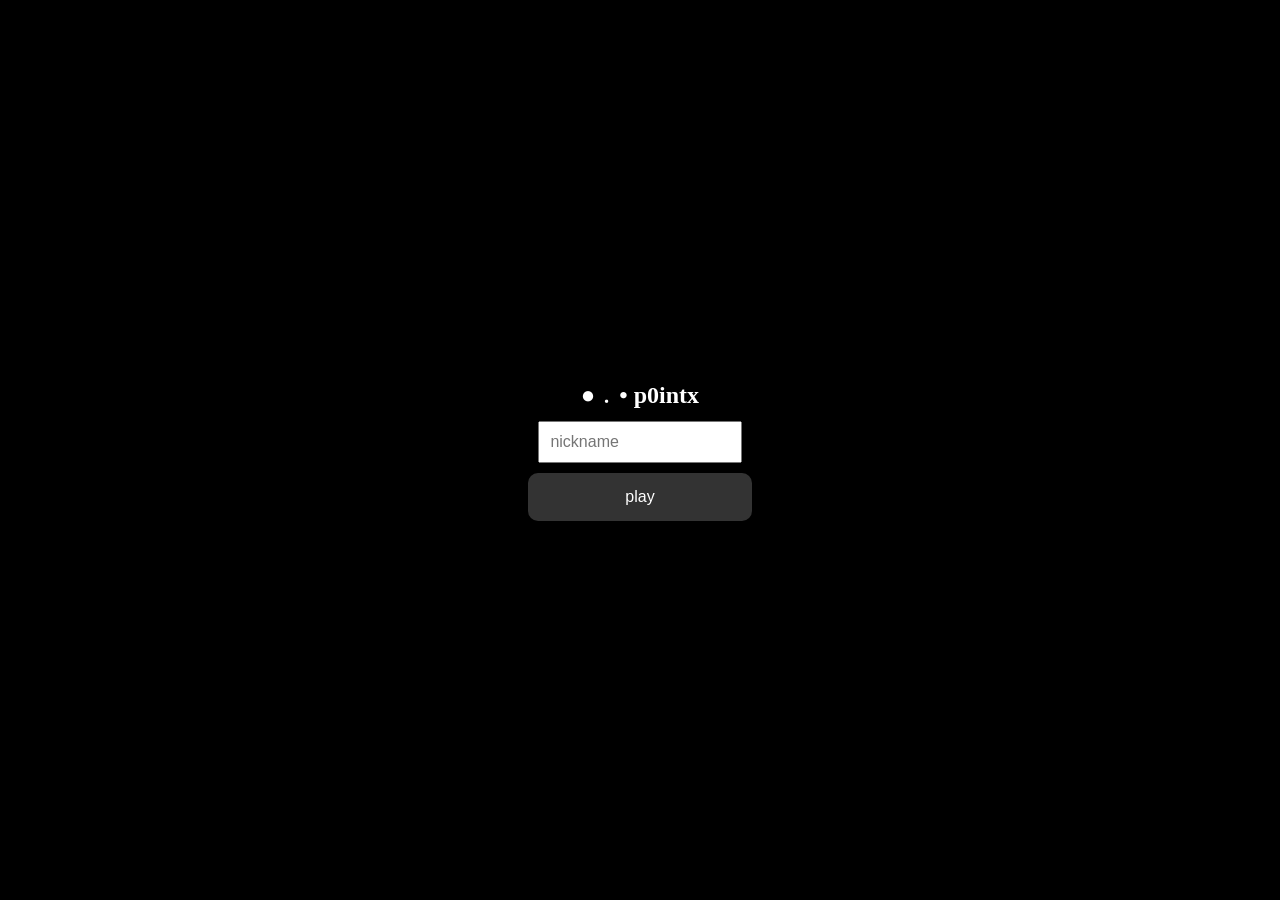
<file: p0intx/indes.html>
<!DOCTYPE html>
<html lang="cs">
<head>
<meta charset="UTF-8">
<meta name="viewport" content="width=device-width, initial-scale=1.0">
<title>●﹒• p0intx</title>

<style>
html, body { overscroll-behavior: none; }

body {
  font-family: Tahoma;
  background: #000;
  color: #fff;
  margin: 0;
}

#app {
  max-width: 600px;
  margin: auto;
}

/* TOPBAR */
#topbar {
  position: fixed;
  top: 0;
  left: 0;
  width: 100%;
  z-index: 1000;
  display: flex;
  justify-content: space-between;
  align-items: center;
  padding: 10px 15px;
  box-sizing: border-box;
  padding-bottom: 1px;
  background: linear-gradient(to bottom, #222, #000);
}

#topbar div {
  display: flex;
  gap: 10px;
}

.activeBtn {
  background: #666 !important;
}

/* CONTENT */
#content {
  display: flex;
  flex-direction: column;
  min-height: 100vh;
  padding: 70px 15px 0 15px;
  box-sizing: border-box;
  background-color:#282828;
}

button {
  display: block;
  width: 100%;
  margin-bottom: 10px;
  padding: 15px;
  font-size: 16px;
  background: #333;
  color: white;
  border: none;
  border-radius: 10px;
}

#mapBtn, #notebookBtn, #backBtn {
  width: auto;
  padding: 10px;
  font-size: 18px;
}

#text {
  font-size: 14px;
  margin-bottom: 20px;
  line-height: 1.3;
  transition: opacity 0.5s ease;
}

.fade-out { opacity: 0; }
.fade-in { opacity: 1; }

#login {
  text-align: center;
  padding: 15px;
  position: absolute;
  top: 50%;
  left: 50%;
  transform: translate(-50%, -50%);
}

input {
  padding: 10px;
  font-size: 16px;
  width: 80%;
  margin-bottom: 10px;
}

.center { text-align: center; }
h2 { margin: 10px 0; }

#text img {
  max-width: 100%;
  border-radius: 10px;
  margin: 10px 0;
}

/* CHOICES */
#choices {
  margin-top: auto;
  position: relative;
  left: -15px;
  width: calc(100% + 30px);
  padding: 10px 15px;
  box-sizing: border-box;
}

/* ===== FADE MODAL SYSTEM ===== */
.fade-modal {
  position: fixed;
  top: 60px;
  left: 0;
  width: 100%;
  height: calc(100% - 60px);

  opacity: 0;
  pointer-events: none;

  transition: opacity 0.25s ease;

  z-index: 900;
}

.fade-modal.open {
  opacity: 1;
  pointer-events: auto;
}

/* NOTES */
#notesModal {
  background: rgba(0,0,0,0.95);
}

textarea {
  width: 100%;
  height: 100%;
  font-size: 13px;
  padding: 10px;
  background: #111;
  color: white;
  border: none;
}

/* MAP */
#mapModal {
  background: #111;
}

#mapWrapper {
  width: 100%;
  height: 100%;
  overflow: auto;
}

#mapCanvas {
  display: block;
}
</style>
</head>

<body>

<div id="app">

<div id="login">
  <h2>●﹒• p0intx</h2>
  <input id="nameInput" placeholder="nickname">
  <button onclick="startGame()">play</button>
</div>

<div id="game" style="display:none;">

  <div id="topbar">●﹒• 
    <div id="playerName" style="font-size: 0px"></div>
    <div>
      <button id="backBtn" onclick="goBack()">⬅️</button>
      <button id="mapBtn" onclick="toggleMap()">🗺️</button>
      <button id="notebookBtn" onclick="toggleNotes()">📓</button>
    </div>
  </div>

  <div id="content">
    <div id="text">loading...</div>
    <div id="choices"></div>
  </div>

</div>

</div>

<div id="notesModal" class="fade-modal">
  <textarea id="notes" placeholder="your notes..."></textarea>
</div>

<div id="mapModal" class="fade-modal">
  <div id="mapWrapper">
    <canvas id="mapCanvas"></canvas>
  </div>
</div>

<script>
let story = {};
let current = "start";
let player = "";
let storyLoaded = false;
let history = [];
let isAnimating = false;

// ===== UNIVERSAL FADE =====
function fadeIn(el) {
  el.classList.add("open");
  lockScroll(true);
}

function fadeOut(el) {
  el.classList.remove("open");
  lockScroll(false);
}

// ===== FORMAT =====
function formatText(text) {
  return text
    .replace(/\[b\](.*?)\[\/b\]/g, "<strong>$1</strong>")
    .replace(/\[i\](.*?)\[\/i\]/g, "<i>$1</i>")
    .replace(/\[u\](.*?)\[\/u\]/g, "<u>$1</u>")
    .replace(/\[center\](.*?)\[\/center\]/g, "<div class='center'>$1</div>")
    .replace(/\[h2\](.*?)\[\/h2\]/g, "<h2>$1</h2>")
    .replace(/\[img\](.*?)\[\/img\]/g, "<img src='$1'>")
    .replace(/\[br\]/g, "<br>")
    .replace(/\[m\]/g, "&nbsp;")
    .replace(/\n/g, "<br>");
}

// ===== SCROLL LOCK =====
function lockScroll(lock) {
  document.body.style.overflow = lock ? "hidden" : "auto";
}

// ===== LOAD =====
function loadStory() {
  return fetch("story.txt")
    .then(res => res.text())
    .then(parseStory);
}

function parseStory(text) {
  const blocks = text.trim().split("\n\n");

  blocks.forEach(block => {
    const lines = block.split("\n");
    const id = lines[0].replace("[", "").replace("]", "").trim();

    let content = "";
    let choices = [];

    for (let i = 1; i < lines.length; i++) {
      if (lines[i].startsWith(">")) {
        let parts = lines[i].substring(1).split("|");
        choices.push({ text: parts[0].trim(), target: parts[1].trim() });
      } else if (lines[i] === "END") {
        choices = [];
      } else {
        content += lines[i] + "\n";
      }
    }

    story[id] = { content, choices };
  });

  storyLoaded = true;
}

// ===== START =====
function startGame() {
  player = document.getElementById("nameInput").value.trim();
  if (!player) return;

  document.getElementById("login").style.display = "none";
  document.getElementById("game").style.display = "block";
  document.getElementById("playerName").innerText = player;

  loadStory().then(() => {
    current = localStorage.getItem("save_" + player) || "start";
    history = JSON.parse(localStorage.getItem("history_" + player)) || [];

    const notes = localStorage.getItem("notes_" + player);
    if (notes) document.getElementById("notes").value = notes;

    showNode(current, false, true);
  });
}

// ===== SHOW =====
function showNode(id, addToHistory = true, instant = false) {
  if (!storyLoaded || isAnimating) return;

  if (addToHistory && current !== id) history.push(current);

  current = id;
  localStorage.setItem("save_" + player, current);
  localStorage.setItem("history_" + player, JSON.stringify(history));

  const node = story[id];
  const textEl = document.getElementById("text");

  function render() {
    textEl.innerHTML = formatText(node.content);
    const choicesDiv = document.getElementById("choices");
    choicesDiv.innerHTML = "";

    node.choices.forEach(choice => {
      const btn = document.createElement("button");
      btn.innerText = choice.text;
      btn.onclick = () => showNode(choice.target);
      choicesDiv.appendChild(btn);
    });
  }

  if (instant) { render(); return; }

  isAnimating = true;
  textEl.classList.add("fade-out");

  setTimeout(() => {
    render();
    textEl.classList.remove("fade-out");
    textEl.classList.add("fade-in");

    setTimeout(() => {
      textEl.classList.remove("fade-in");
      isAnimating = false;
    }, 300);
  }, 300);
}

// ===== BACK =====
function goBack() {
  if (history.length === 0 || isAnimating) return;
  const prev = history.pop();
  showNode(prev, false);
}
 
 function updateBackBtn() {
  const backBtn = document.getElementById("backBtn");
  const map = document.getElementById("mapModal");
  const notes = document.getElementById("notesModal");

  const mapOpen = map.classList.contains("open");
  const notesOpen = notes.classList.contains("open");

  backBtn.style.display = (mapOpen || notesOpen) ? "none" : "inline-block";
}

// ===== TOGGLES =====
function toggleMap() {
  const map = document.getElementById("mapModal");
  const notes = document.getElementById("notesModal");

  if (map.classList.contains("open")) {
    fadeOut(map);
  } else {
    fadeOut(notes);
    fadeIn(map);
    drawMap();
  }

  updateBackBtn();
}

function toggleNotes() {
  const notes = document.getElementById("notesModal");
  const map = document.getElementById("mapModal");

  if (notes.classList.contains("open")) {
    fadeOut(notes);
  } else {
    fadeOut(map);
    fadeIn(notes);
  }

  updateBackBtn();
}

// ===== MAP (beze změny) =====
function drawMap() {
  const canvas = document.getElementById("mapCanvas");
  const ctx = canvas.getContext("2d");

  let levels = {};
  let visited = new Set();
  let queue = [{ id: "start", depth: 0 }];

  while (queue.length) {
    let { id, depth } = queue.shift();
    if (visited.has(id)) continue;

    visited.add(id);

    if (!levels[depth]) levels[depth] = [];
    levels[depth].push(id);

    (story[id]?.choices || []).forEach(c => {
      queue.push({ id: c.target, depth: depth + 1 });
    });
  }

  const verticalSpacing = 40;
  const horizontalSpacing = 50;

  const maxWidth = Math.max(...Object.values(levels).map(l => l.length));
  canvas.width = maxWidth * horizontalSpacing + 200;
  canvas.height = Object.keys(levels).length * verticalSpacing + 200;

  let positions = {};

  Object.keys(levels).forEach(depth => {
    const nodes = levels[depth];
    nodes.forEach((node, i) => {
      positions[node] = {
        x: i * horizontalSpacing + 100,
        y: depth * verticalSpacing + 80
      };
    });
  });

  // LINKY
  Object.keys(story).forEach(key => {
    story[key].choices.forEach(choice => {
      if (!positions[choice.target]) return;

      const isVisited = history.includes(key) && history.includes(choice.target);

      ctx.strokeStyle = isVisited ? "grey" : "#000";
      ctx.lineWidth = isVisited ? 1 : 1;

      ctx.beginPath();
      ctx.moveTo(positions[key].x, positions[key].y);
      ctx.lineTo(positions[choice.target].x, positions[choice.target].y);
      ctx.stroke();
    });
  });

  // NODY
  Object.keys(positions).forEach(key => {
    const { x, y } = positions[key];

    ctx.beginPath();
    ctx.arc(x, y, 18, 0, Math.PI * 2);

    if (key === current) {
      ctx.fillStyle = "grey";
    } else if (history.includes(key)) {
      ctx.fillStyle = "#272727";
    } else {
      ctx.fillStyle = "#000";
    }

    ctx.fill();


    ctx.fillStyle = "white";
    ctx.font = "10px sans-serif";
    ctx.textAlign = "center";
    ctx.fillText(key, x, y + 3);
  });

  // CLICK
  canvas.onclick = function(e) {
    const rect = canvas.getBoundingClientRect();
    const mx = e.clientX - rect.left;
    const my = e.clientY - rect.top;

    for (let key in positions) {
      const dx = mx - positions[key].x;
      const dy = my - positions[key].y;

      if (Math.sqrt(dx*dx + dy*dy) < 20) {
        toggleMap();
        showNode(key);
        break;
      }
    }
  };
}

// ===== NOTES AUTOSAVE =====
document.getElementById("notes").addEventListener("input", () => {
  if (player) {
    localStorage.setItem("notes_" + player, document.getElementById("notes").value);
  }
});
</script>

</body>
</html>
</file>
